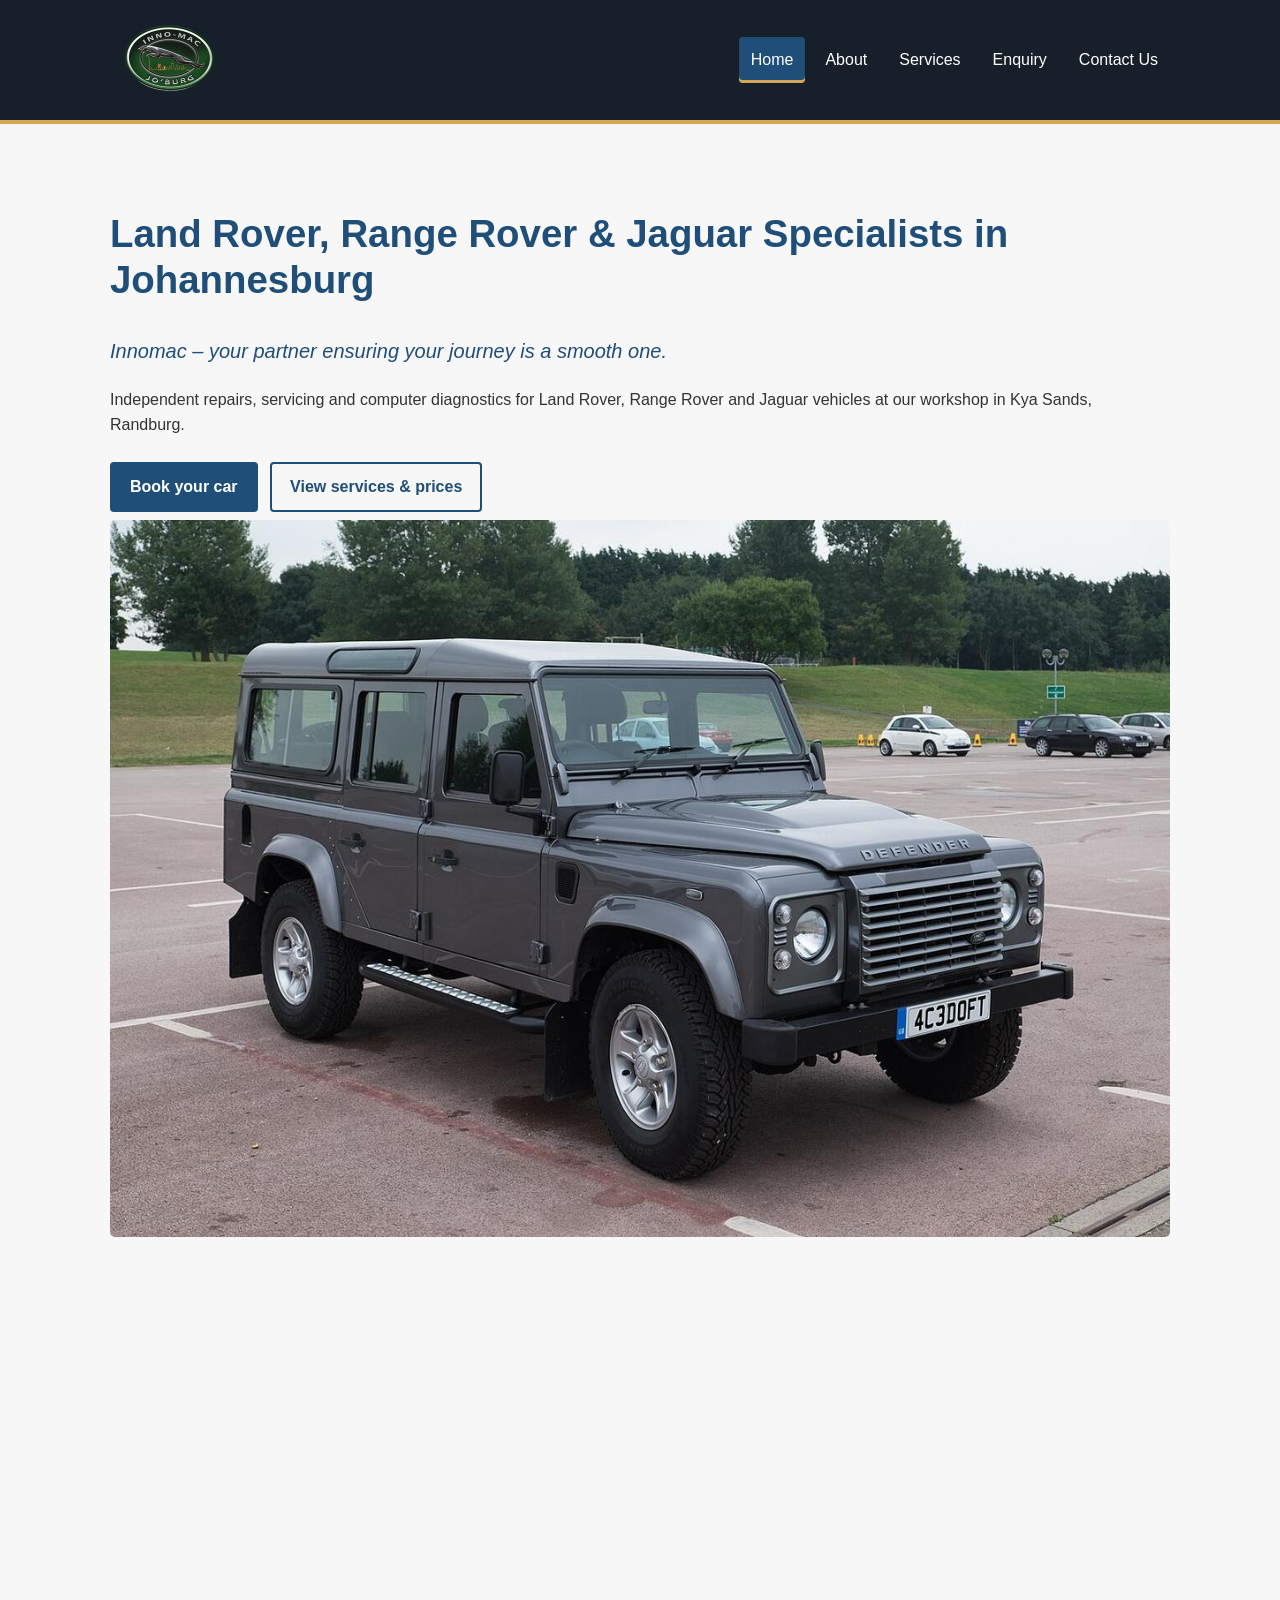
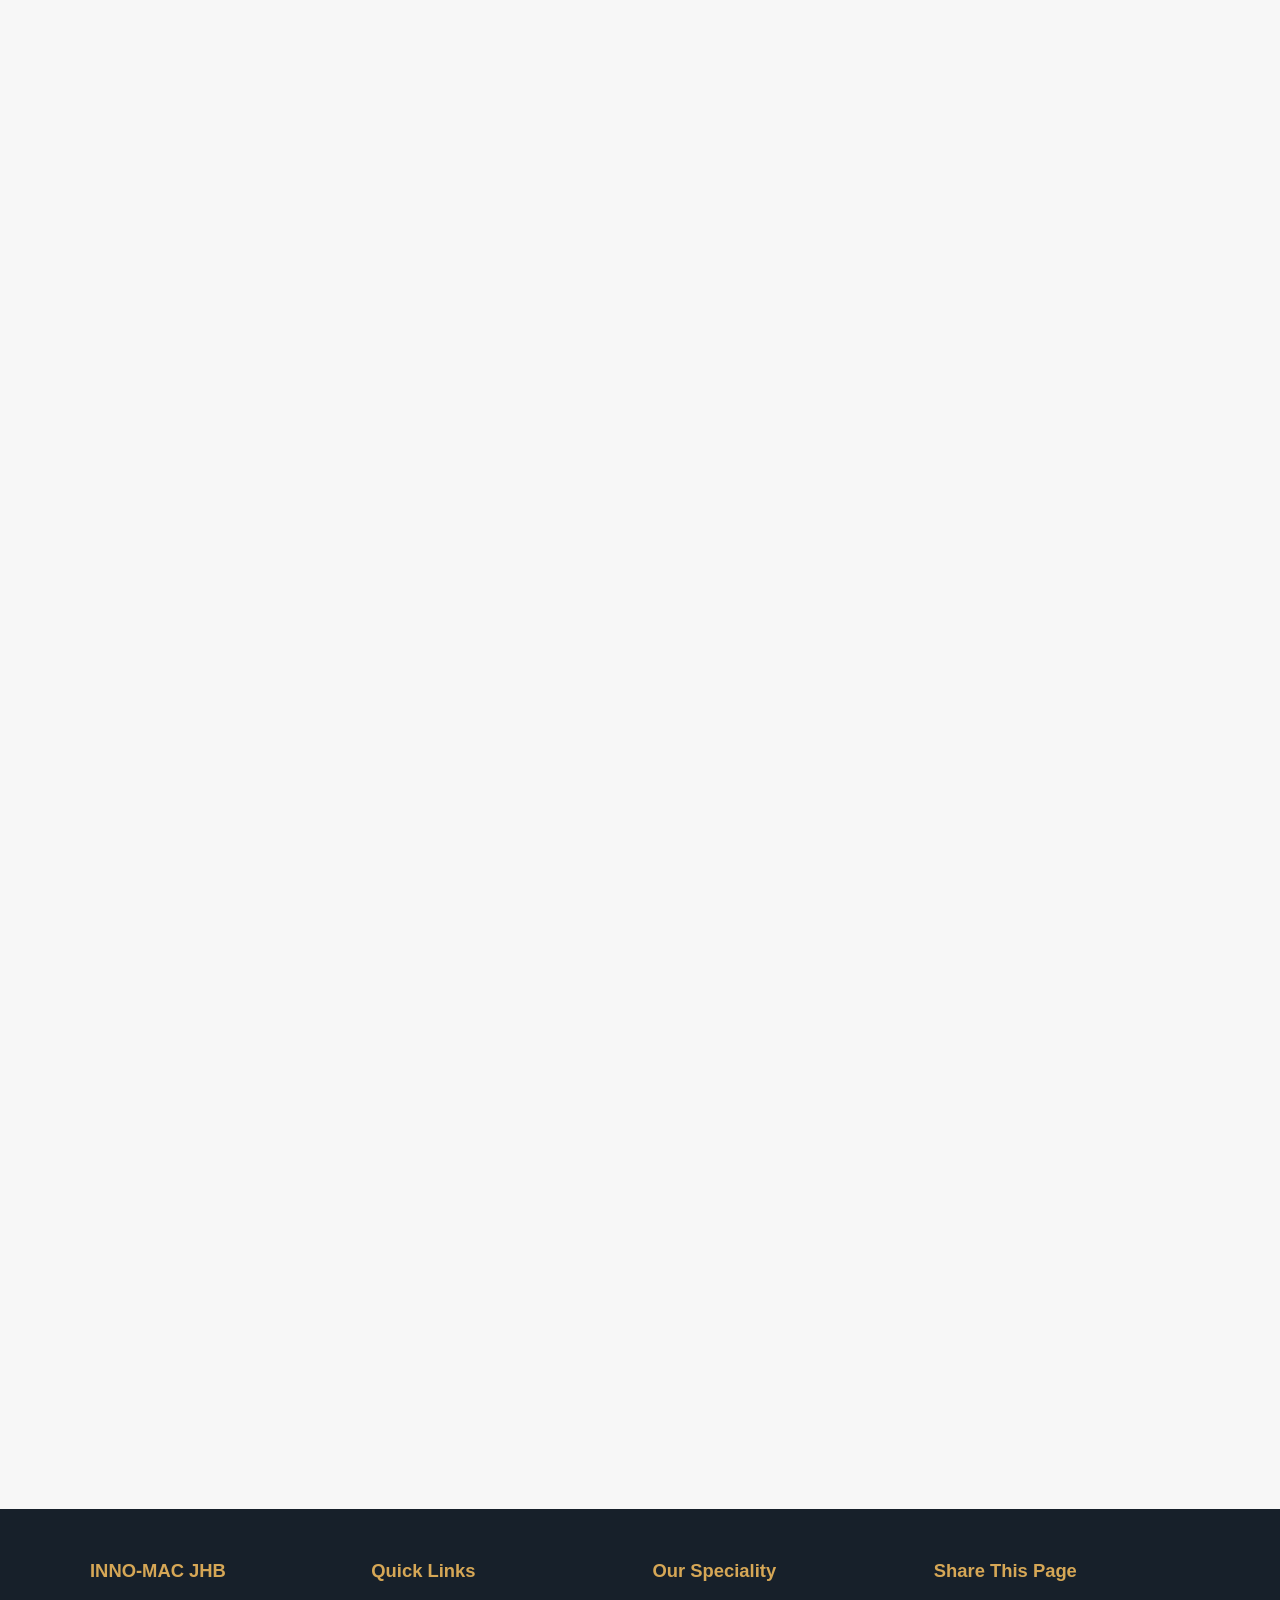
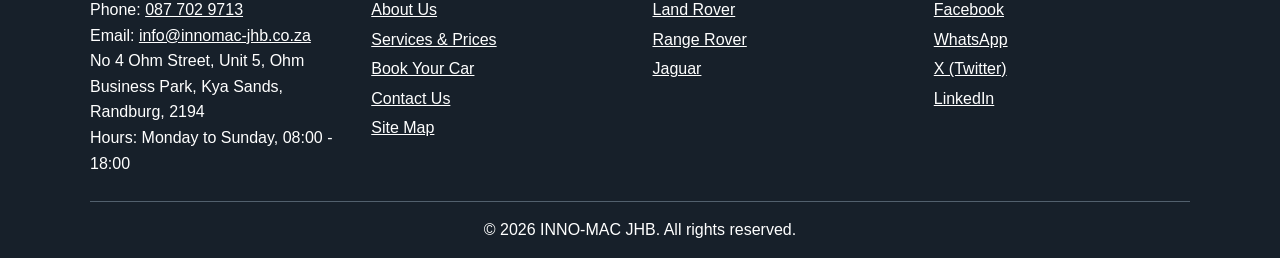
<file: index.html>
<!DOCTYPE html>
<html lang="en-ZA">
<head>
  <meta charset="UTF-8">
  <meta name="viewport" content="width=device-width, initial-scale=1.0">

  <!-- SEO: title and description shown in Google search results -->
  <title>Land Rover &amp; Jaguar Specialist Johannesburg | INNO-MAC JHB</title>
  <meta name="description" content="Independent Land Rover, Range Rover and Jaguar specialist in Kya Sands, Johannesburg. Expert repairs, servicing and diagnostics. Book your car online today.">
  <meta name="keywords" content="Land Rover specialist Johannesburg, Range Rover service Johannesburg, Jaguar repairs Johannesburg, Land Rover repairs Randburg, independent Land Rover workshop">
  <meta name="author" content="INNO-MAC JHB">
  <link rel="canonical" href="https://mmsmarts.github.io/WEDE_2nd-part/">

  <!-- Social media preview (Open Graph) when the page is shared -->
  <meta property="og:type" content="website">
  <meta property="og:site_name" content="INNO-MAC JHB">
  <meta property="og:title" content="Land Rover &amp; Jaguar Specialist Johannesburg | INNO-MAC JHB">
  <meta property="og:description" content="Independent Land Rover, Range Rover and Jaguar repairs, servicing and diagnostics in Kya Sands, Johannesburg.">
  <meta property="og:url" content="https://mmsmarts.github.io/WEDE_2nd-part/">
  <meta property="og:image" content="https://mmsmarts.github.io/WEDE_2nd-part/assets/images/hero-land-rover-defender.jpg">
  <meta property="og:locale" content="en_ZA">
  <meta name="twitter:card" content="summary_large_image">

  <!-- Security: only load files from this website and the trusted sites listed -->
  <meta http-equiv="Content-Security-Policy" content="default-src 'self'; script-src 'self' https://code.jquery.com https://unpkg.com; style-src 'self' https://unpkg.com; img-src 'self' data: https://unpkg.com https://tile.openstreetmap.org; connect-src 'self' https://jsonplaceholder.typicode.com; form-action 'self' https://jsonplaceholder.typicode.com mailto:; base-uri 'self'; object-src 'none'">
  <meta name="referrer" content="strict-origin-when-cross-origin">

  <link rel="icon" type="image/png" href="assets/images/favicon.png">
  <link rel="stylesheet" href="styles.css">

  <!-- JavaScript: "defer" downloads the files without slowing down the page -->
  <script src="js/main.js" defer></script>
  <script src="js/services.js" defer></script>

  <!-- Local SEO: business details in a format Google understands (structured data) -->
  <script type="application/ld+json">
  {
    "@context": "https://schema.org",
    "@type": "AutoRepair",
    "name": "INNO-MAC JHB",
    "description": "Independent Land Rover, Range Rover and Jaguar specialist workshop in Johannesburg.",
    "url": "https://mmsmarts.github.io/WEDE_2nd-part/",
    "logo": "https://mmsmarts.github.io/WEDE_2nd-part/assets/images/innomac-logo.png",
    "image": "https://mmsmarts.github.io/WEDE_2nd-part/assets/images/hero-land-rover-defender.jpg",
    "telephone": "+27877029713",
    "email": "info@innomac-jhb.co.za",
    "priceRange": "R450 - R6500",
    "address": {
      "@type": "PostalAddress",
      "streetAddress": "No 4 Ohm Street, Unit 5, Ohm Business Park, Kya Sands",
      "addressLocality": "Randburg",
      "addressRegion": "Gauteng",
      "postalCode": "2194",
      "addressCountry": "ZA"
    },
    "geo": {
      "@type": "GeoCoordinates",
      "latitude": -26.0260,
      "longitude": 27.9486
    },
    "openingHoursSpecification": [{
      "@type": "OpeningHoursSpecification",
      "dayOfWeek": ["Monday", "Tuesday", "Wednesday", "Thursday", "Friday", "Saturday", "Sunday"],
      "opens": "08:00",
      "closes": "18:00"
    }],
    "areaServed": ["Johannesburg", "Randburg", "Durban"]
  }
  </script>
</head>

<body>
  <a class="skip-link" href="#main">Skip to main content</a>

  <!-- ===================================================== -->
  <!-- HEADER: logo + main navigation                        -->
  <!-- ===================================================== -->
  <header>
    <div>
      <a href="index.html">
        <img src="assets/images/innomac-logo.png" width="120" height="100" alt="INNO-MAC JHB logo - go to the home page">
      </a>

      <!-- Menu button for small screens (main.js opens and closes the menu) -->
      <button class="menu-toggle" type="button" aria-expanded="false" aria-controls="main-nav">
        <span class="menu-icon" aria-hidden="true"></span> Menu
      </button>

      <nav id="main-nav" aria-label="Main navigation">
        <a href="index.html" aria-current="page">Home</a>
        <a href="about.html">About</a>
        <a href="services.html">Services</a>
        <a href="enquiry.html">Enquiry</a>
        <a href="contact.html">Contact Us</a>
      </nav>
    </div>
  </header>

  <!-- ===================================================== -->
  <!-- MAIN CONTENT                                          -->
  <!-- ===================================================== -->
  <main id="main">

    <!-- Hero section -->
    <section id="home" class="hero">
      <div>
        <h1>Land Rover, Range Rover &amp; Jaguar Specialists in Johannesburg</h1>
        <p class="tagline">Innomac &ndash; your partner ensuring your journey is a smooth one.</p>
        <p>
          Independent repairs, servicing and computer diagnostics for Land Rover, Range Rover and Jaguar
          vehicles at our workshop in Kya Sands, Randburg.
        </p>
        <a class="btn" href="enquiry.html">Book your car</a>
        <a class="btn btn-outline" href="services.html">View services &amp; prices</a>
        <img
          src="assets/images/hero-land-rover-defender.jpg"
          width="1200"
          height="812"
          alt="Land Rover Defender parked in front of the INNO-MAC JHB workshop"
          fetchpriority="high"
        >
      </div>
    </section>

    <!-- About section -->
    <section id="about">
      <div class="split">
        <img
          src="assets/images/about-workshop-mechanic.jpg"
          width="800"
          height="1199"
          alt="INNO-MAC technician repairing a vehicle in the Randburg workshop"
          loading="lazy"
        >
        <div>
          <h2>Your trusted Land Rover repair and maintenance centre</h2>
          <p>
            From routine maintenance to major repairs, our comprehensive auto services have got you covered.
            Our expert technicians provide oil changes, tyre rotations, engine tune-ups, transmission repairs
            and more. We will work with you to create a maintenance plan that suits your vehicle and your budget.
          </p>
          <p>
            Read more <a href="about.html">about our workshop and team</a>, or call us today on
            <a href="tel:+27877029713">(087) 702 9713</a>.
          </p>
          <a class="btn" href="enquiry.html">Book your service now</a>
        </div>
      </div>
    </section>

    <!-- Why partner with us -->
    <section>
      <div>
        <h2>Why partner with us?</h2>
        <p>
          We are Land Rover and Range Rover specialists with in-depth knowledge and expertise to keep your
          vehicle in top shape.
        </p>

        <div class="split">
          <ul>
            <li>
              <strong>Proven</strong> &ndash; Expert Land Rover and Range Rover aftersales specialists and trusted
              repair and maintenance experts.
            </li>
            <li>
              <strong>Accredited</strong> &ndash; 5-star accredited RMI workshop for expert repair and maintenance
              services.
            </li>
            <li>
              <strong>Diagnostics</strong> &ndash; Cutting-edge tools and the latest diagnostic technology for
              accurate fault finding.
            </li>
            <li>
              <strong>Mobile Unit</strong> &ndash; Expert technicians and fully equipped vehicles for on-location
              support at any moment.
            </li>
            <li>
              <strong>Transport Services</strong> &ndash; Courtesy vehicles available for your convenience, so your
              daily routine is not interrupted.
            </li>
            <li>
              <strong>Valet</strong> &ndash; Packages include exterior wash, interior valet, wheel cleaning and tyre
              dressing.
            </li>
          </ul>
          <img
            src="assets/images/workshop-parts-tools.jpg"
            width="1200"
            height="800"
            alt="Car parts and tools ready for a Land Rover maintenance session"
            loading="lazy"
          >
        </div>
      </div>
    </section>

    <!-- Diagnostics highlight -->
    <section>
      <div class="split">
        <div>
          <h2>Cutting-edge Land Rover and Jaguar diagnostics</h2>
          <p>
            Modern Land Rover and Jaguar vehicles need modern equipment. Our diagnostic tools help us find
            problems quickly and accurately, so we can fix the right thing the first time.
          </p>
          <p>
            Is a warning light on? Find out more about our
            <a href="services.html">computer diagnostics service</a>.
          </p>
        </div>
        <img
          src="assets/images/diagnostics-obd-scanner.jpg"
          width="1200"
          height="800"
          alt="OBD2 diagnostic scanner reading data from a Land Rover"
          loading="lazy"
        >
      </div>
    </section>

    <!-- Popular services: the cards are added by js/services.js -->
    <section id="popular-services">
      <div>
        <h2>Popular services</h2>
        <p>Our most-booked services. Prices are estimates and include VAT.</p>
        <div class="card-grid" id="popular-list"></div>
        <noscript>
          <p>Please turn on JavaScript to see our popular services.</p>
        </noscript>
        <a class="btn btn-outline" href="services.html">See all services and prices</a>
      </div>
    </section>

    <!-- Vehicles we service -->
    <section id="vehicles">
      <div>
        <h2>Servicing all Land Rover, Range Rover and Jaguar models</h2>

        <div class="card-grid">
          <article class="card">
            <img
              src="assets/images/thumbs/service-land-rover-discovery.jpg"
              width="600"
              height="400"
              alt="Land Rover Discovery"
              loading="lazy"
            >
            <h3>Land Rover series</h3>
            <p>Defender, Discovery and Range Rover.</p>
            <a href="services.html#vehicles">Land Rover models we service</a>
          </article>

          <article class="card">
            <img
              src="assets/images/thumbs/service-range-rover.jpg"
              width="600"
              height="380"
              alt="Range Rover"
              loading="lazy"
            >
            <h3>Range Rover series</h3>
            <p>Including Sport, Velar and Evoque.</p>
            <a href="services.html#vehicles">Range Rover models we service</a>
          </article>

          <article class="card">
            <img
              src="assets/images/thumbs/service-jaguar-f-type.jpg"
              width="600"
              height="291"
              alt="Jaguar F-Type"
              loading="lazy"
            >
            <h3>Jaguar series</h3>
            <p>Including XE, XF, XJ, E-Pace and F-Type.</p>
            <a href="services.html#vehicles">Jaguar models we service</a>
          </article>
        </div>
      </div>
    </section>

    <!-- Call to action -->
    <section id="contact">
      <h2>Independent Land Rover &amp; Range Rover Specialists</h2>
      <p>
        Precision repairs and maintenance, driven by passion and a commitment to excellence.
      </p>
      <a class="btn" href="enquiry.html">Book your car online</a>
      <a class="btn btn-outline" href="tel:+27877029713">Call (087) 702 9713</a>
    </section>

  </main>

  <!-- ===================================================== -->
  <!-- FOOTER: contact details, links and copyright          -->
  <!-- ===================================================== -->
  <footer>
    <div>

      <!-- Contact details (exactly the same on every page - helps local SEO) -->
      <div>
        <h2>INNO-MAC JHB</h2>
        <address>
          Phone: <a href="tel:+27877029713">087 702 9713</a><br>
          Email: <a href="mailto:info@innomac-jhb.co.za">info@innomac-jhb.co.za</a><br>
          No 4 Ohm Street, Unit 5, Ohm Business Park, Kya Sands, Randburg, 2194<br>
          Hours: Monday to Sunday, 08:00 - 18:00
        </address>
      </div>

      <!-- Quick links -->
      <div>
        <h2>Quick Links</h2>
        <ul>
          <li><a href="about.html">About Us</a></li>
          <li><a href="services.html">Services &amp; Prices</a></li>
          <li><a href="enquiry.html">Book Your Car</a></li>
          <li><a href="contact.html">Contact Us</a></li>
          <li><a href="sitemap.html">Site Map</a></li>
        </ul>
      </div>

      <!-- Speciality -->
      <div>
        <h2>Our Speciality</h2>
        <ul>
          <li><a href="services.html#vehicles">Land Rover</a></li>
          <li><a href="services.html#vehicles">Range Rover</a></li>
          <li><a href="services.html#vehicles">Jaguar</a></li>
        </ul>
      </div>

      <!-- Share this page on social media (main.js adds the page address to each link) -->
      <div>
        <h2>Share This Page</h2>
        <ul>
          <li><a href="https://www.facebook.com/" data-share="facebook" target="_blank" rel="noopener noreferrer">Facebook</a></li>
          <li><a href="https://www.whatsapp.com/" data-share="whatsapp" target="_blank" rel="noopener noreferrer">WhatsApp</a></li>
          <li><a href="https://x.com/" data-share="x" target="_blank" rel="noopener noreferrer">X (Twitter)</a></li>
          <li><a href="https://www.linkedin.com/" data-share="linkedin" target="_blank" rel="noopener noreferrer">LinkedIn</a></li>
        </ul>
      </div>

    </div>

    <p>&copy; <span id="copyright-year">2026</span> INNO-MAC JHB. All rights reserved.</p>
  </footer>

</body>
</html>
</file>
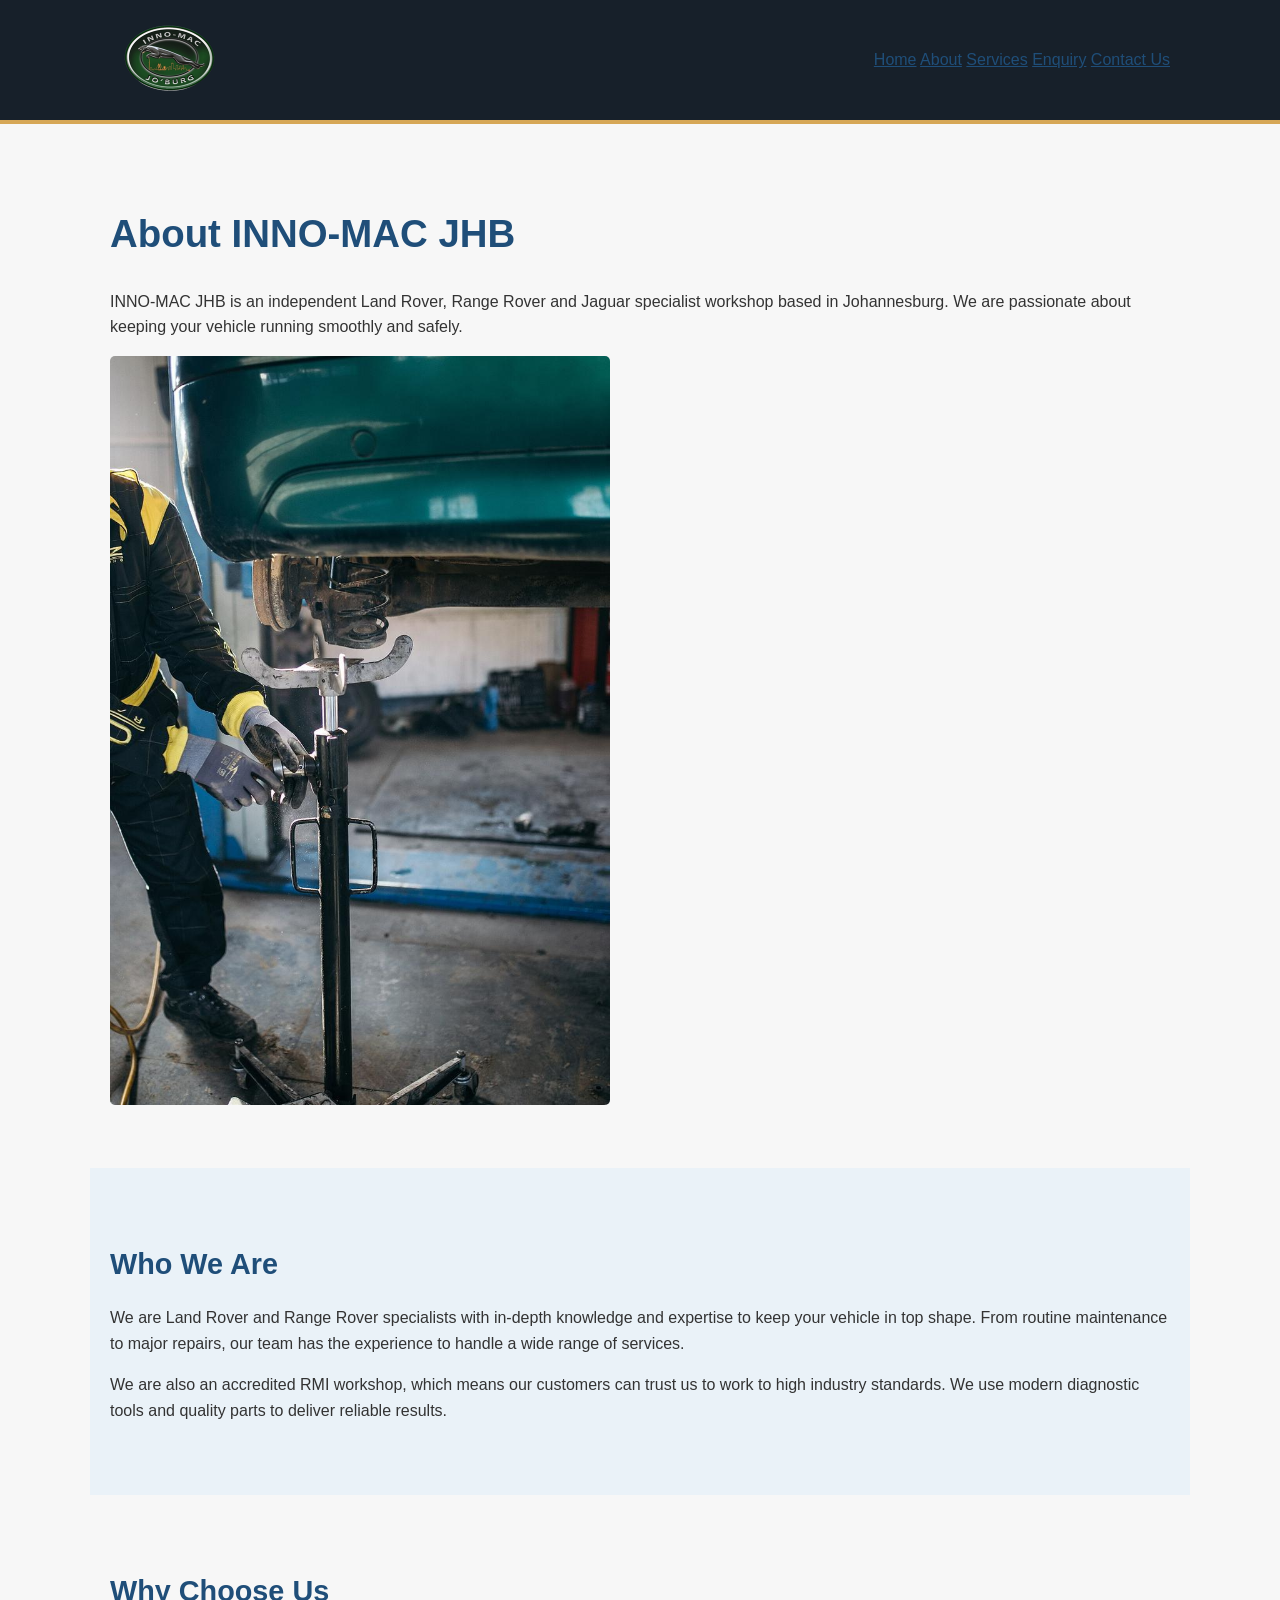
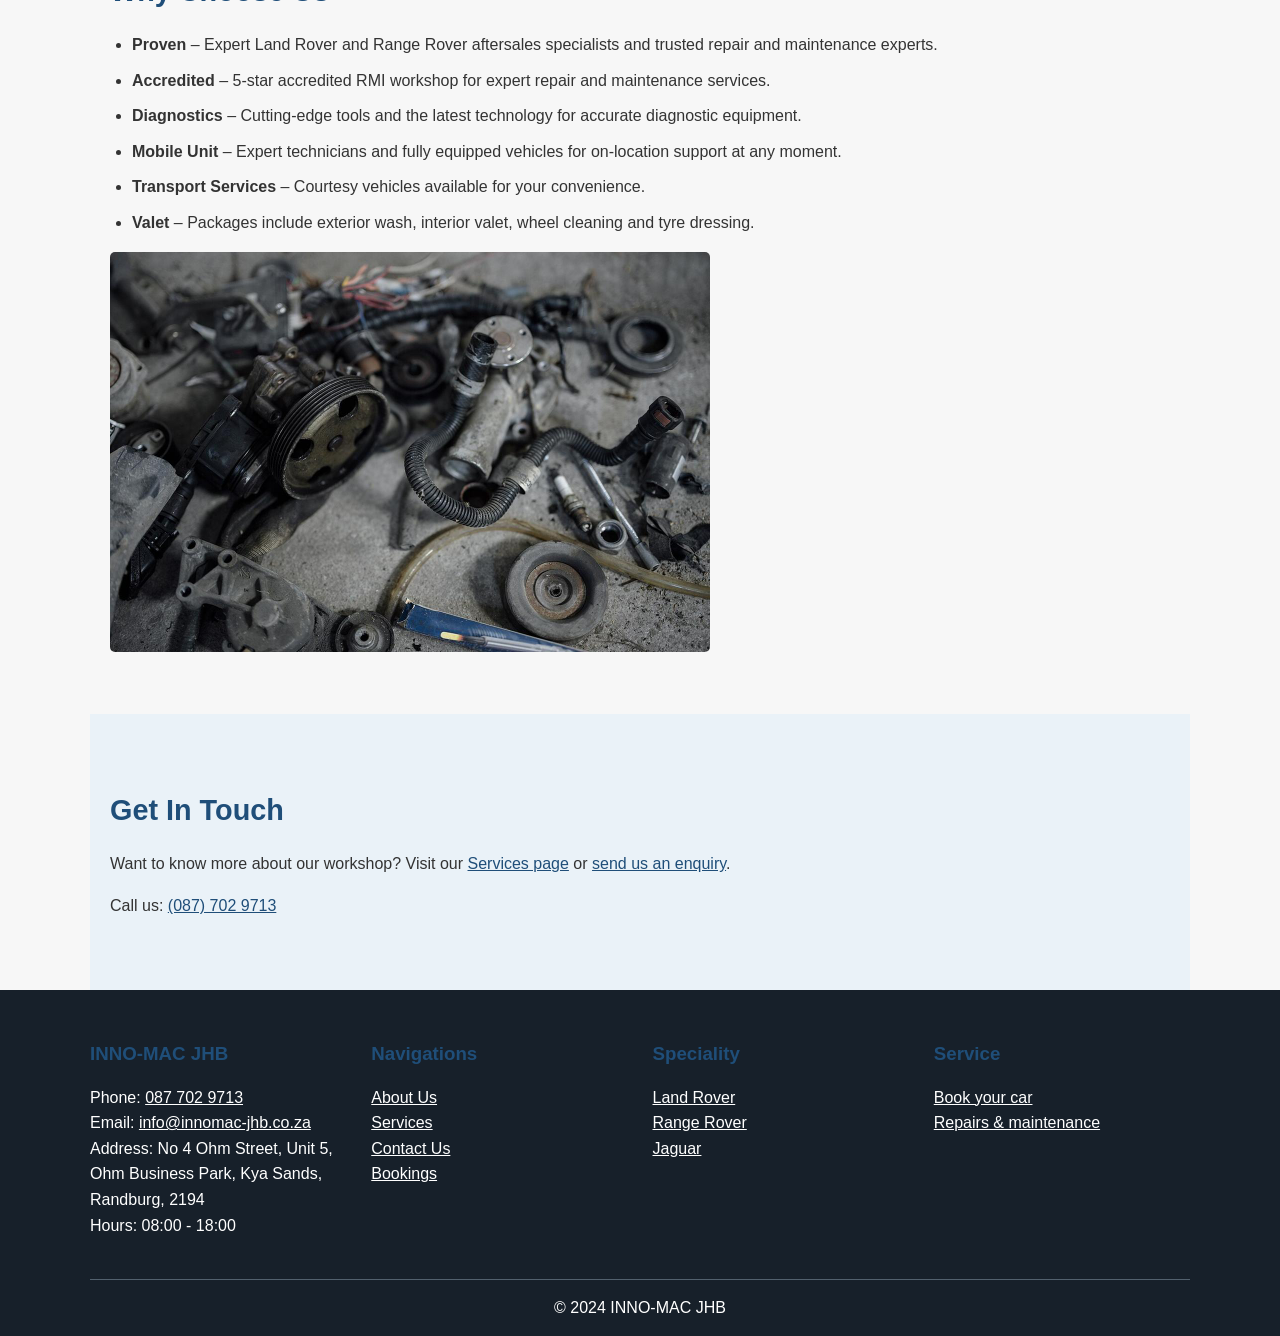
<file: About.html>
<!DOCTYPE html>
<html lang="en">
<head>
  <meta charset="UTF-8">
  <meta name="viewport" content="width=device-width, initial-scale=1.0">
  <link rel="stylesheet" href="styles.css">
  <title>About Us – INNO-MAC JHB</title>
</head>

<body>
  <header>
    <div>
      <a href="index.html">
        <img src="assets/images/innomac-logo.png" width="120" height="100" alt="INNO-MAC JHB logo">
      </a>

      <nav>
        <a href="index.html">Home</a>
        <a href="About.html">About</a>
        <a href="Services.html">Services</a>
        <a href="Enquiry.html">Enquiry</a>
        <a href="Contact%20Us.html">Contact Us</a>
      </nav>
    </div>
  </header>

  <!-- ===================================================== -->
  <!-- MAIN CONTENT                                          -->
  <!-- ===================================================== -->
  <main>

    <section>
      <h1>About INNO-MAC JHB</h1>
      <p>
        INNO-MAC JHB is an independent Land Rover, Range Rover and Jaguar specialist workshop based in
        Johannesburg. We are passionate about keeping your vehicle running smoothly and safely.
      </p>

      <img
        src="assets/images/about-workshop-mechanic.jpg"
        width="500"
        height="749"
        alt="Technician repairing a car in the workshop"
      >
    </section>

    <section>
      <h2>Who We Are</h2>
      <p>
        We are Land Rover and Range Rover specialists with in-depth knowledge and expertise to keep your
        vehicle in top shape. From routine maintenance to major repairs, our team has the experience to
        handle a wide range of services.
      </p>
      <p>
        We are also an accredited RMI workshop, which means our customers can trust us to work to high
        industry standards. We use modern diagnostic tools and quality parts to deliver reliable results.
      </p>
    </section>

    <section>
      <h2>Why Choose Us</h2>
      <ul>
        <li>
          <strong>Proven</strong> – Expert Land Rover and Range Rover aftersales specialists and trusted
          repair and maintenance experts.
        </li>
        <li>
          <strong>Accredited</strong> – 5-star accredited RMI workshop for expert repair and maintenance
          services.
        </li>
        <li>
          <strong>Diagnostics</strong> – Cutting-edge tools and the latest technology for accurate
          diagnostic equipment.
        </li>
        <li>
          <strong>Mobile Unit</strong> – Expert technicians and fully equipped vehicles for on-location
          support at any moment.
        </li>
        <li>
          <strong>Transport Services</strong> – Courtesy vehicles available for your convenience.
        </li>
        <li>
          <strong>Valet</strong> – Packages include exterior wash, interior valet, wheel cleaning and
          tyre dressing.
        </li>
      </ul>

      <img
        src="assets/images/workshop-parts-tools.jpg"
        width="600"
        height="400"
        alt="Car parts and tools ready for a maintenance session"
      >
    </section>

    <section>
      <h2>Get In Touch</h2>
      <p>
        Want to know more about our workshop? Visit our
        <a href="Services.html">Services page</a> or
        <a href="Enquiry.html">send us an enquiry</a>.
      </p>
      <p>
        Call us: <a href="tel:0877029713">(087) 702 9713</a>
      </p>
    </section>

  </main>

  <!-- ===================================================== -->
  <!-- FOOTER: contact details, links and copyright          -->
  <!-- ===================================================== -->
  <footer>
    <div>

      <!-- Contact details -->
      <div>
        <h3>INNO-MAC JHB</h3>
        <p>
          Phone: <a href="tel:0877029713">087 702 9713</a><br>
          Email: <a href="mailto:info@innomac-jhb.co.za">info@innomac-jhb.co.za</a><br>
          Address: No 4 Ohm Street, Unit 5, Ohm Business Park, Kya Sands, Randburg, 2194<br>
          Hours: 08:00 - 18:00
        </p>
      </div>

      <!-- Navigation links -->
      <div>
        <h3>Navigations</h3>
        <p>
          <a href="About.html">About Us</a><br>
          <a href="Services.html">Services</a><br>
          <a href="Contact%20Us.html">Contact Us</a><br>
          <a href="Enquiry.html">Bookings</a>
        </p>
      </div>

      <!-- Speciality -->
      <div>
        <h3>Speciality</h3>
        <p>
          <a href="Services.html">Land Rover</a><br>
          <a href="Services.html">Range Rover</a><br>
          <a href="Services.html">Jaguar</a>
        </p>
      </div>

      <!-- Services -->
      <div>
        <h3>Service</h3>
        <p>
          <a href="Enquiry.html">Book your car</a><br>
          <a href="Services.html">Repairs &amp; maintenance</a>
        </p>
      </div>

    </div>

    <p>&copy; 2024 INNO-MAC JHB</p>
  </footer>

</body>
</html>
</file>
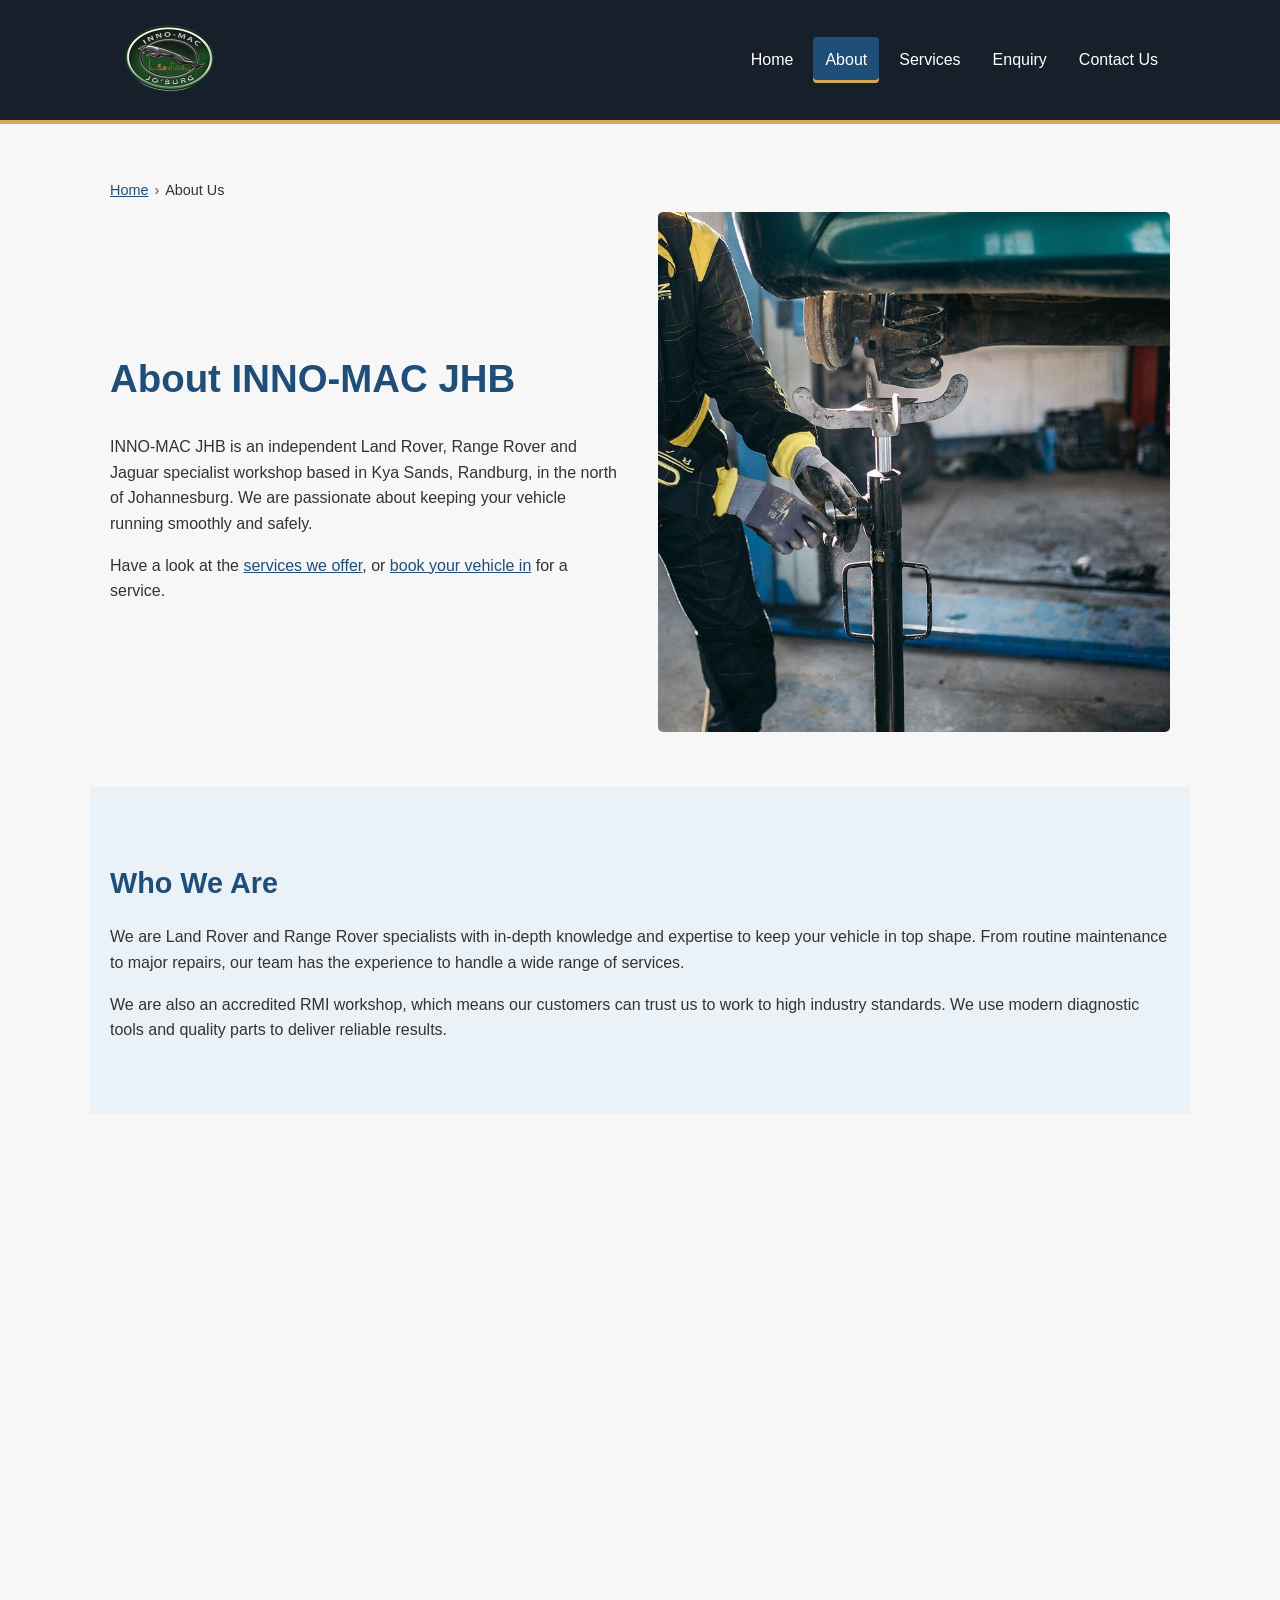
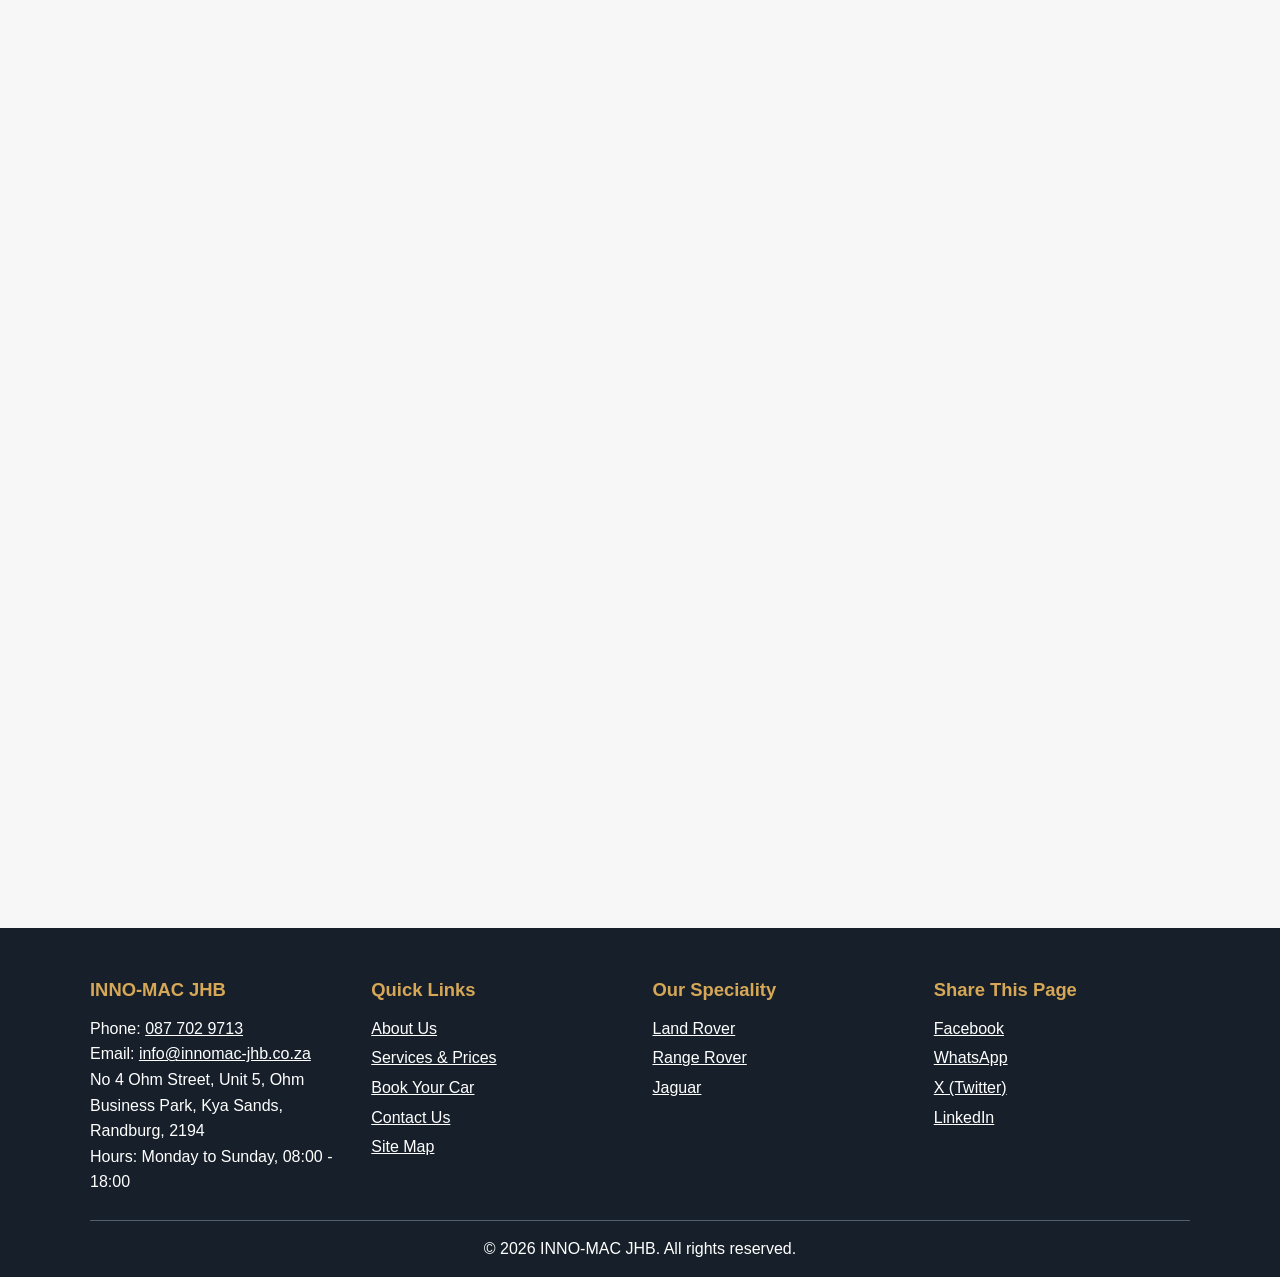
<file: about.html>
<!DOCTYPE html>
<html lang="en-ZA">
<head>
  <meta charset="UTF-8">
  <meta name="viewport" content="width=device-width, initial-scale=1.0">

  <!-- SEO: title and description shown in Google search results -->
  <title>About Our Land Rover Workshop in Randburg | INNO-MAC JHB</title>
  <meta name="description" content="Meet INNO-MAC JHB, an RMI-accredited independent Land Rover and Jaguar workshop in Kya Sands, Randburg, with expert technicians and modern diagnostic tools.">
  <meta name="keywords" content="Land Rover workshop Randburg, RMI accredited workshop Johannesburg, Land Rover specialist Kya Sands, independent Jaguar workshop">
  <meta name="author" content="INNO-MAC JHB">
  <link rel="canonical" href="https://mmsmarts.github.io/WEDE_2nd-part/about.html">

  <!-- Social media preview (Open Graph) when the page is shared -->
  <meta property="og:type" content="website">
  <meta property="og:site_name" content="INNO-MAC JHB">
  <meta property="og:title" content="About Our Land Rover Workshop in Randburg | INNO-MAC JHB">
  <meta property="og:description" content="An RMI-accredited independent Land Rover and Jaguar workshop in Kya Sands, Randburg.">
  <meta property="og:url" content="https://mmsmarts.github.io/WEDE_2nd-part/about.html">
  <meta property="og:image" content="https://mmsmarts.github.io/WEDE_2nd-part/assets/images/about-workshop-mechanic.jpg">
  <meta property="og:locale" content="en_ZA">
  <meta name="twitter:card" content="summary_large_image">

  <!-- Security: only load files from this website and the trusted sites listed -->
  <meta http-equiv="Content-Security-Policy" content="default-src 'self'; script-src 'self' https://code.jquery.com https://unpkg.com; style-src 'self' https://unpkg.com; img-src 'self' data: https://unpkg.com https://tile.openstreetmap.org; connect-src 'self' https://jsonplaceholder.typicode.com; form-action 'self' https://jsonplaceholder.typicode.com mailto:; base-uri 'self'; object-src 'none'">
  <meta name="referrer" content="strict-origin-when-cross-origin">

  <link rel="icon" type="image/png" href="assets/images/favicon.png">
  <link rel="stylesheet" href="styles.css">

  <!-- JavaScript: "defer" downloads the files without slowing down the page -->
  <script src="js/main.js" defer></script>
  <script src="js/gallery.js" defer></script>
</head>

<body>
  <a class="skip-link" href="#main">Skip to main content</a>

  <!-- ===================================================== -->
  <!-- HEADER: logo + main navigation                        -->
  <!-- ===================================================== -->
  <header>
    <div>
      <a href="index.html">
        <img src="assets/images/innomac-logo.png" width="120" height="100" alt="INNO-MAC JHB logo - go to the home page">
      </a>

      <!-- Menu button for small screens (main.js opens and closes the menu) -->
      <button class="menu-toggle" type="button" aria-expanded="false" aria-controls="main-nav">
        <span class="menu-icon" aria-hidden="true"></span> Menu
      </button>

      <nav id="main-nav" aria-label="Main navigation">
        <a href="index.html">Home</a>
        <a href="about.html" aria-current="page">About</a>
        <a href="services.html">Services</a>
        <a href="enquiry.html">Enquiry</a>
        <a href="contact.html">Contact Us</a>
      </nav>
    </div>
  </header>

  <!-- ===================================================== -->
  <!-- MAIN CONTENT                                          -->
  <!-- ===================================================== -->
  <main id="main">

    <section>
      <nav class="breadcrumb" aria-label="Breadcrumb">
        <ol>
          <li><a href="index.html">Home</a></li>
          <li aria-current="page">About Us</li>
        </ol>
      </nav>

      <div class="split">
        <div>
          <h1>About INNO-MAC JHB</h1>
          <p>
            INNO-MAC JHB is an independent Land Rover, Range Rover and Jaguar specialist workshop based in
            Kya Sands, Randburg, in the north of Johannesburg. We are passionate about keeping your vehicle
            running smoothly and safely.
          </p>
          <p>
            Have a look at the <a href="services.html">services we offer</a>, or
            <a href="enquiry.html">book your vehicle in</a> for a service.
          </p>
        </div>
        <img
          src="assets/images/about-workshop-mechanic.jpg"
          width="800"
          height="1199"
          alt="INNO-MAC technician repairing a vehicle in the Randburg workshop"
        >
      </div>
    </section>

    <section>
      <h2>Who We Are</h2>
      <p>
        We are Land Rover and Range Rover specialists with in-depth knowledge and expertise to keep your
        vehicle in top shape. From routine maintenance to major repairs, our team has the experience to
        handle a wide range of services.
      </p>
      <p>
        We are also an accredited RMI workshop, which means our customers can trust us to work to high
        industry standards. We use modern diagnostic tools and quality parts to deliver reliable results.
      </p>
    </section>

    <section>
      <div class="split">
        <div>
          <h2>Why Choose Us</h2>
          <ul>
            <li>
              <strong>Proven</strong> &ndash; Expert Land Rover and Range Rover aftersales specialists and trusted
              repair and maintenance experts.
            </li>
            <li>
              <strong>Accredited</strong> &ndash; 5-star accredited RMI workshop for expert repair and maintenance
              services.
            </li>
            <li>
              <strong>Diagnostics</strong> &ndash; Cutting-edge tools and the latest diagnostic technology for
              accurate fault finding.
            </li>
            <li>
              <strong>Mobile Unit</strong> &ndash; Expert technicians and fully equipped vehicles for on-location
              support at any moment.
            </li>
            <li>
              <strong>Transport Services</strong> &ndash; Courtesy vehicles available for your convenience.
            </li>
            <li>
              <strong>Valet</strong> &ndash; Packages include exterior wash, interior valet, wheel cleaning and
              tyre dressing.
            </li>
          </ul>
        </div>
        <img
          src="assets/images/workshop-parts-tools.jpg"
          width="1200"
          height="800"
          alt="Car parts and tools ready for a Land Rover maintenance session"
          loading="lazy"
        >
      </div>
    </section>

    <!-- Photo gallery: js/gallery.js opens each photo in a lightbox -->
    <section id="gallery">
      <h2>Inside Our Workshop</h2>
      <p>Click on a photo to see it in a larger view.</p>

      <div class="gallery">
        <a href="assets/images/hero-land-rover-defender.jpg">
          <img src="assets/images/thumbs/hero-land-rover-defender.jpg" width="600" height="406"
               alt="Land Rover Defender parked outside the workshop" loading="lazy">
        </a>
        <a href="assets/images/about-workshop-mechanic.jpg">
          <img src="assets/images/thumbs/about-workshop-mechanic.jpg" width="600" height="899"
               alt="Technician working underneath a vehicle" loading="lazy">
        </a>
        <a href="assets/images/workshop-parts-tools.jpg">
          <img src="assets/images/thumbs/workshop-parts-tools.jpg" width="600" height="400"
               alt="Engine parts and tools on the workbench" loading="lazy">
        </a>
        <a href="assets/images/diagnostics-obd-scanner.jpg">
          <img src="assets/images/thumbs/diagnostics-obd-scanner.jpg" width="600" height="400"
               alt="OBD2 diagnostic scanner used to find faults" loading="lazy">
        </a>
        <a href="assets/images/service-land-rover-discovery.jpg">
          <img src="assets/images/thumbs/service-land-rover-discovery.jpg" width="600" height="400"
               alt="Land Rover Discovery in for a service" loading="lazy">
        </a>
        <a href="assets/images/service-range-rover.jpg">
          <img src="assets/images/thumbs/service-range-rover.jpg" width="600" height="380"
               alt="Range Rover ready for collection" loading="lazy">
        </a>
        <a href="assets/images/service-jaguar-f-type.jpg">
          <img src="assets/images/thumbs/service-jaguar-f-type.jpg" width="600" height="291"
               alt="Jaguar F-Type after a valet" loading="lazy">
        </a>
      </div>
    </section>

    <section>
      <h2>Get In Touch</h2>
      <p>
        Want to know more about our workshop? Visit our
        <a href="services.html">Services page</a>,
        <a href="enquiry.html">send us an enquiry</a> or
        <a href="contact.html">find us on the map</a>.
      </p>
      <a class="btn" href="enquiry.html">Book your car</a>
      <a class="btn btn-outline" href="tel:+27877029713">Call (087) 702 9713</a>
    </section>

  </main>

  <!-- ===================================================== -->
  <!-- FOOTER: contact details, links and copyright          -->
  <!-- ===================================================== -->
  <footer>
    <div>

      <!-- Contact details (exactly the same on every page - helps local SEO) -->
      <div>
        <h2>INNO-MAC JHB</h2>
        <address>
          Phone: <a href="tel:+27877029713">087 702 9713</a><br>
          Email: <a href="mailto:info@innomac-jhb.co.za">info@innomac-jhb.co.za</a><br>
          No 4 Ohm Street, Unit 5, Ohm Business Park, Kya Sands, Randburg, 2194<br>
          Hours: Monday to Sunday, 08:00 - 18:00
        </address>
      </div>

      <!-- Quick links -->
      <div>
        <h2>Quick Links</h2>
        <ul>
          <li><a href="about.html">About Us</a></li>
          <li><a href="services.html">Services &amp; Prices</a></li>
          <li><a href="enquiry.html">Book Your Car</a></li>
          <li><a href="contact.html">Contact Us</a></li>
          <li><a href="sitemap.html">Site Map</a></li>
        </ul>
      </div>

      <!-- Speciality -->
      <div>
        <h2>Our Speciality</h2>
        <ul>
          <li><a href="services.html#vehicles">Land Rover</a></li>
          <li><a href="services.html#vehicles">Range Rover</a></li>
          <li><a href="services.html#vehicles">Jaguar</a></li>
        </ul>
      </div>

      <!-- Share this page on social media (main.js adds the page address to each link) -->
      <div>
        <h2>Share This Page</h2>
        <ul>
          <li><a href="https://www.facebook.com/" data-share="facebook" target="_blank" rel="noopener noreferrer">Facebook</a></li>
          <li><a href="https://www.whatsapp.com/" data-share="whatsapp" target="_blank" rel="noopener noreferrer">WhatsApp</a></li>
          <li><a href="https://x.com/" data-share="x" target="_blank" rel="noopener noreferrer">X (Twitter)</a></li>
          <li><a href="https://www.linkedin.com/" data-share="linkedin" target="_blank" rel="noopener noreferrer">LinkedIn</a></li>
        </ul>
      </div>

    </div>

    <p>&copy; <span id="copyright-year">2026</span> INNO-MAC JHB. All rights reserved.</p>
  </footer>

</body>
</html>
</file>
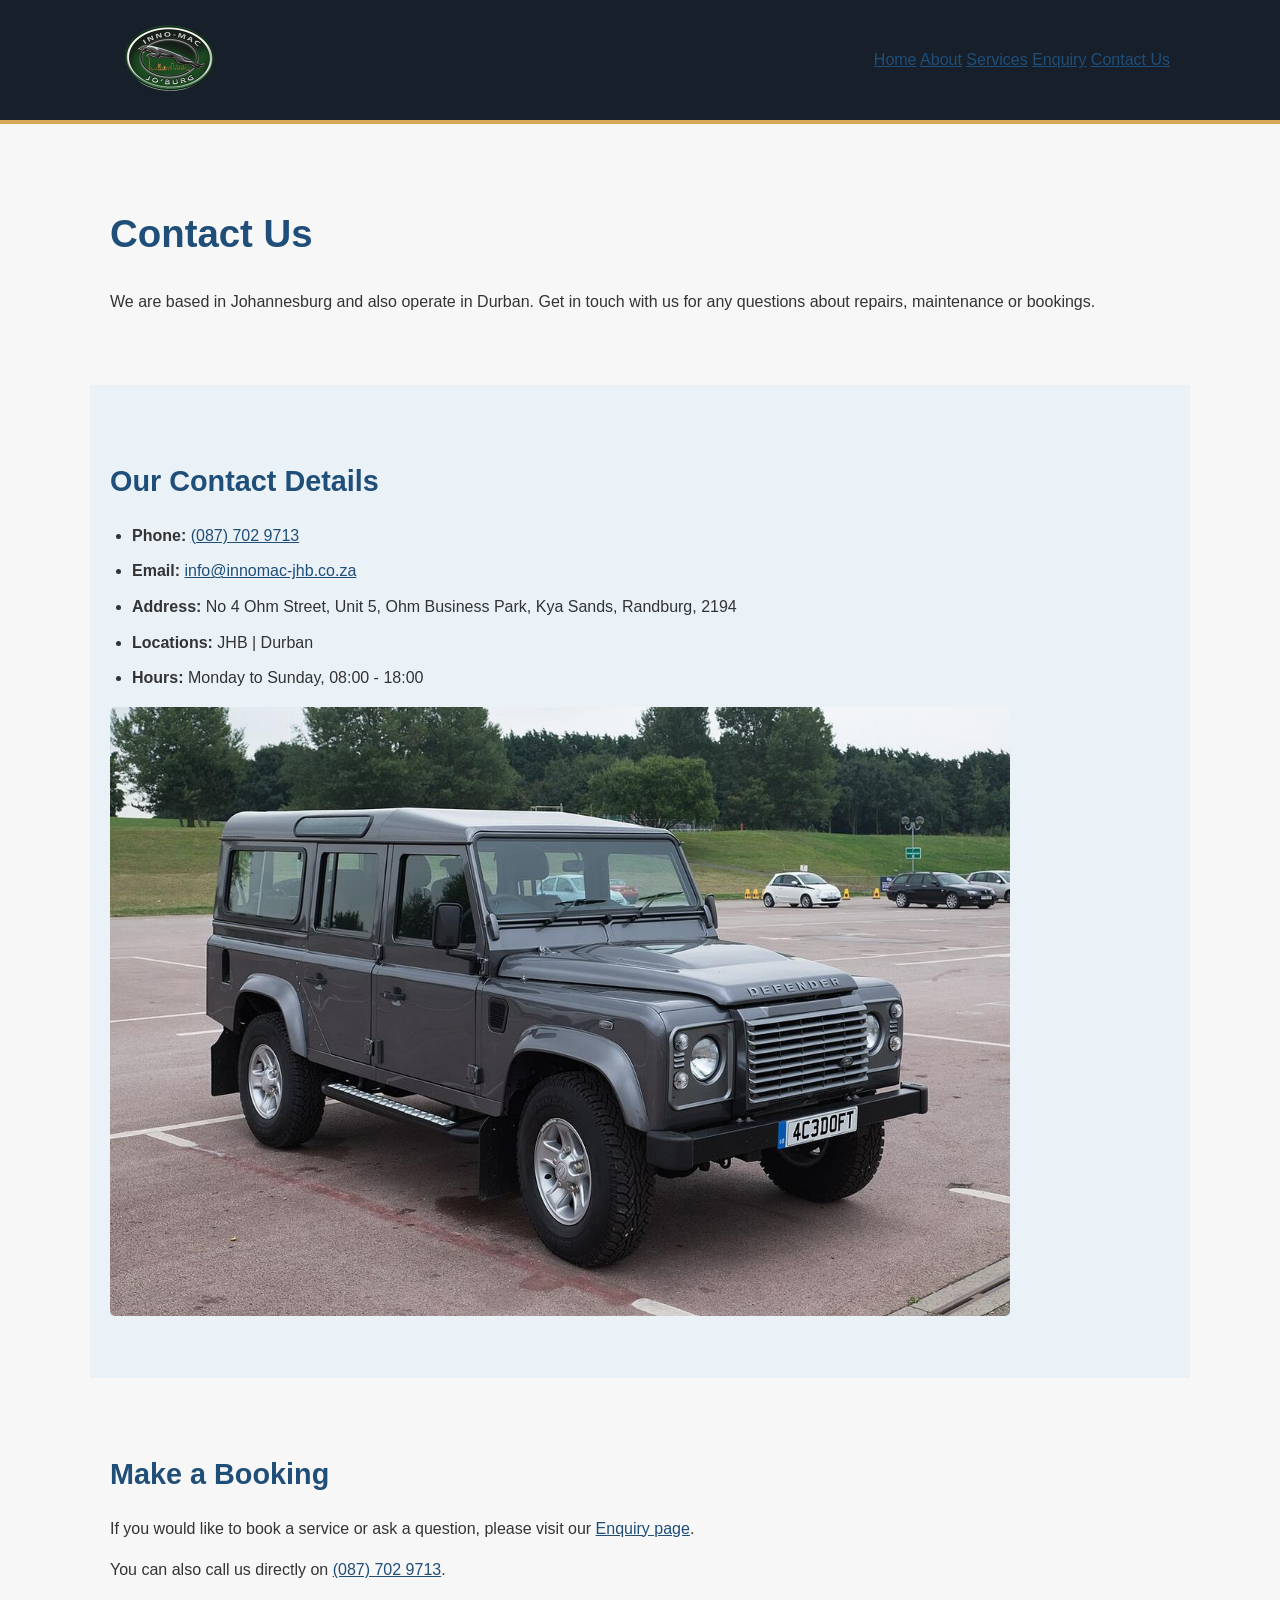
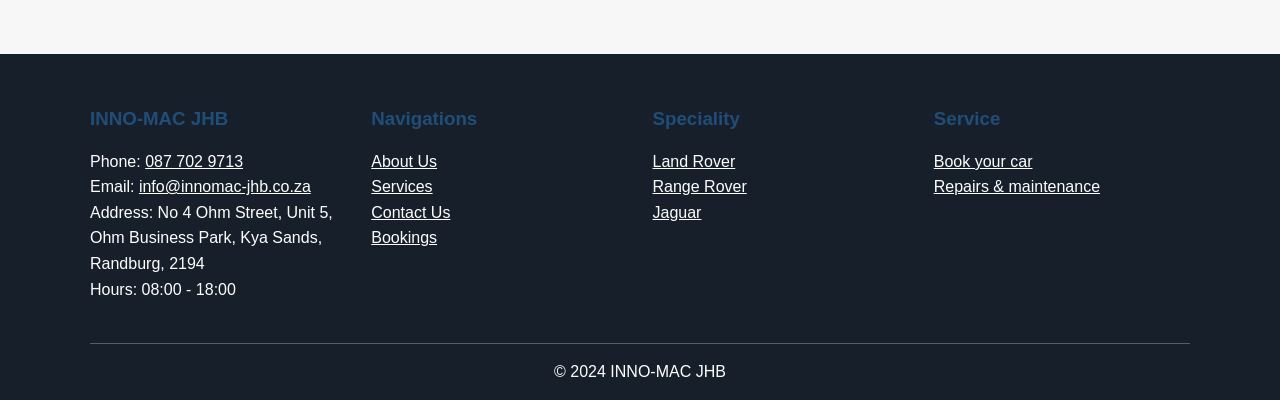
<file: Contact Us.html>
<!DOCTYPE html>
<html lang="en">
<head>
  <meta charset="UTF-8">
  <meta name="viewport" content="width=device-width, initial-scale=1.0">
  <link rel="stylesheet" href="styles.css">
  <title>Contact Us – INNO-MAC JHB</title>
</head>

<body>

  <!-- ===================================================== -->
  <!-- HEADER: logo + main navigation                        -->
  <!-- ===================================================== -->
  <header>
    <div>
      <a href="index.html">
        <img src="assets/images/innomac-logo.png" width="120" height="100" alt="INNO-MAC JHB logo">
      </a>

      <nav>
        <a href="index.html">Home</a>
        <a href="About.html">About</a>
        <a href="Services.html">Services</a>
        <a href="Enquiry.html">Enquiry</a>
        <a href="Contact%20Us.html">Contact Us</a>
      </nav>
    </div>
  </header>

  <!-- ===================================================== -->
  <!-- MAIN CONTENT                                          -->
  <!-- ===================================================== -->
  <main>

    <section>
      <h1>Contact Us</h1>
      <p>
        We are based in Johannesburg and also operate in Durban. Get in touch with us for any questions
        about repairs, maintenance or bookings.
      </p>
    </section>

    <section>
      <h2>Our Contact Details</h2>
      <ul>
        <li>
          <strong>Phone:</strong> <a href="tel:0877029713">(087) 702 9713</a>
        </li>
        <li>
          <strong>Email:</strong> <a href="mailto:info@innomac-jhb.co.za">info@innomac-jhb.co.za</a>
        </li>
        <li>
          <strong>Address:</strong> No 4 Ohm Street, Unit 5, Ohm Business Park, Kya Sands, Randburg, 2194
        </li>
        <li>
          <strong>Locations:</strong> JHB | Durban
        </li>
        <li>
          <strong>Hours:</strong> Monday to Sunday, 08:00 - 18:00
        </li>
      </ul>

      <img
        src="assets/images/hero-land-rover-defender.jpg"
        width="900"
        height="609"
        alt="Land Rover Defender parked in front of the workshop"
      >
    </section>

    <section>
      <h2>Make a Booking</h2>
      <p>
        If you would like to book a service or ask a question, please visit our
        <a href="Enquiry.html">Enquiry page</a>.
      </p>
      <p>
        You can also call us directly on <a href="tel:0877029713">(087) 702 9713</a>.
      </p>
    </section>

  </main>

  <!-- ===================================================== -->
  <!-- FOOTER: contact details, links and copyright          -->
  <!-- ===================================================== -->
  <footer>
    <div>

      <!-- Contact details -->
      <div>
        <h3>INNO-MAC JHB</h3>
        <p>
          Phone: <a href="tel:0877029713">087 702 9713</a><br>
          Email: <a href="mailto:info@innomac-jhb.co.za">info@innomac-jhb.co.za</a><br>
          Address: No 4 Ohm Street, Unit 5, Ohm Business Park, Kya Sands, Randburg, 2194<br>
          Hours: 08:00 - 18:00
        </p>
      </div>

      <!-- Navigation links -->
      <div>
        <h3>Navigations</h3>
        <p>
          <a href="About.html">About Us</a><br>
          <a href="Services.html">Services</a><br>
          <a href="Contact%20Us.html">Contact Us</a><br>
          <a href="Enquiry.html">Bookings</a>
        </p>
      </div>

      <!-- Speciality -->
      <div>
        <h3>Speciality</h3>
        <p>
          <a href="Services.html">Land Rover</a><br>
          <a href="Services.html">Range Rover</a><br>
          <a href="Services.html">Jaguar</a>
        </p>
      </div>

      <!-- Services -->
      <div>
        <h3>Service</h3>
        <p>
          <a href="Enquiry.html">Book your car</a><br>
          <a href="Services.html">Repairs &amp; maintenance</a>
        </p>
      </div>

    </div>

    <p>&copy; 2024 INNO-MAC JHB</p>
  </footer>

</body>
</html>
</file>
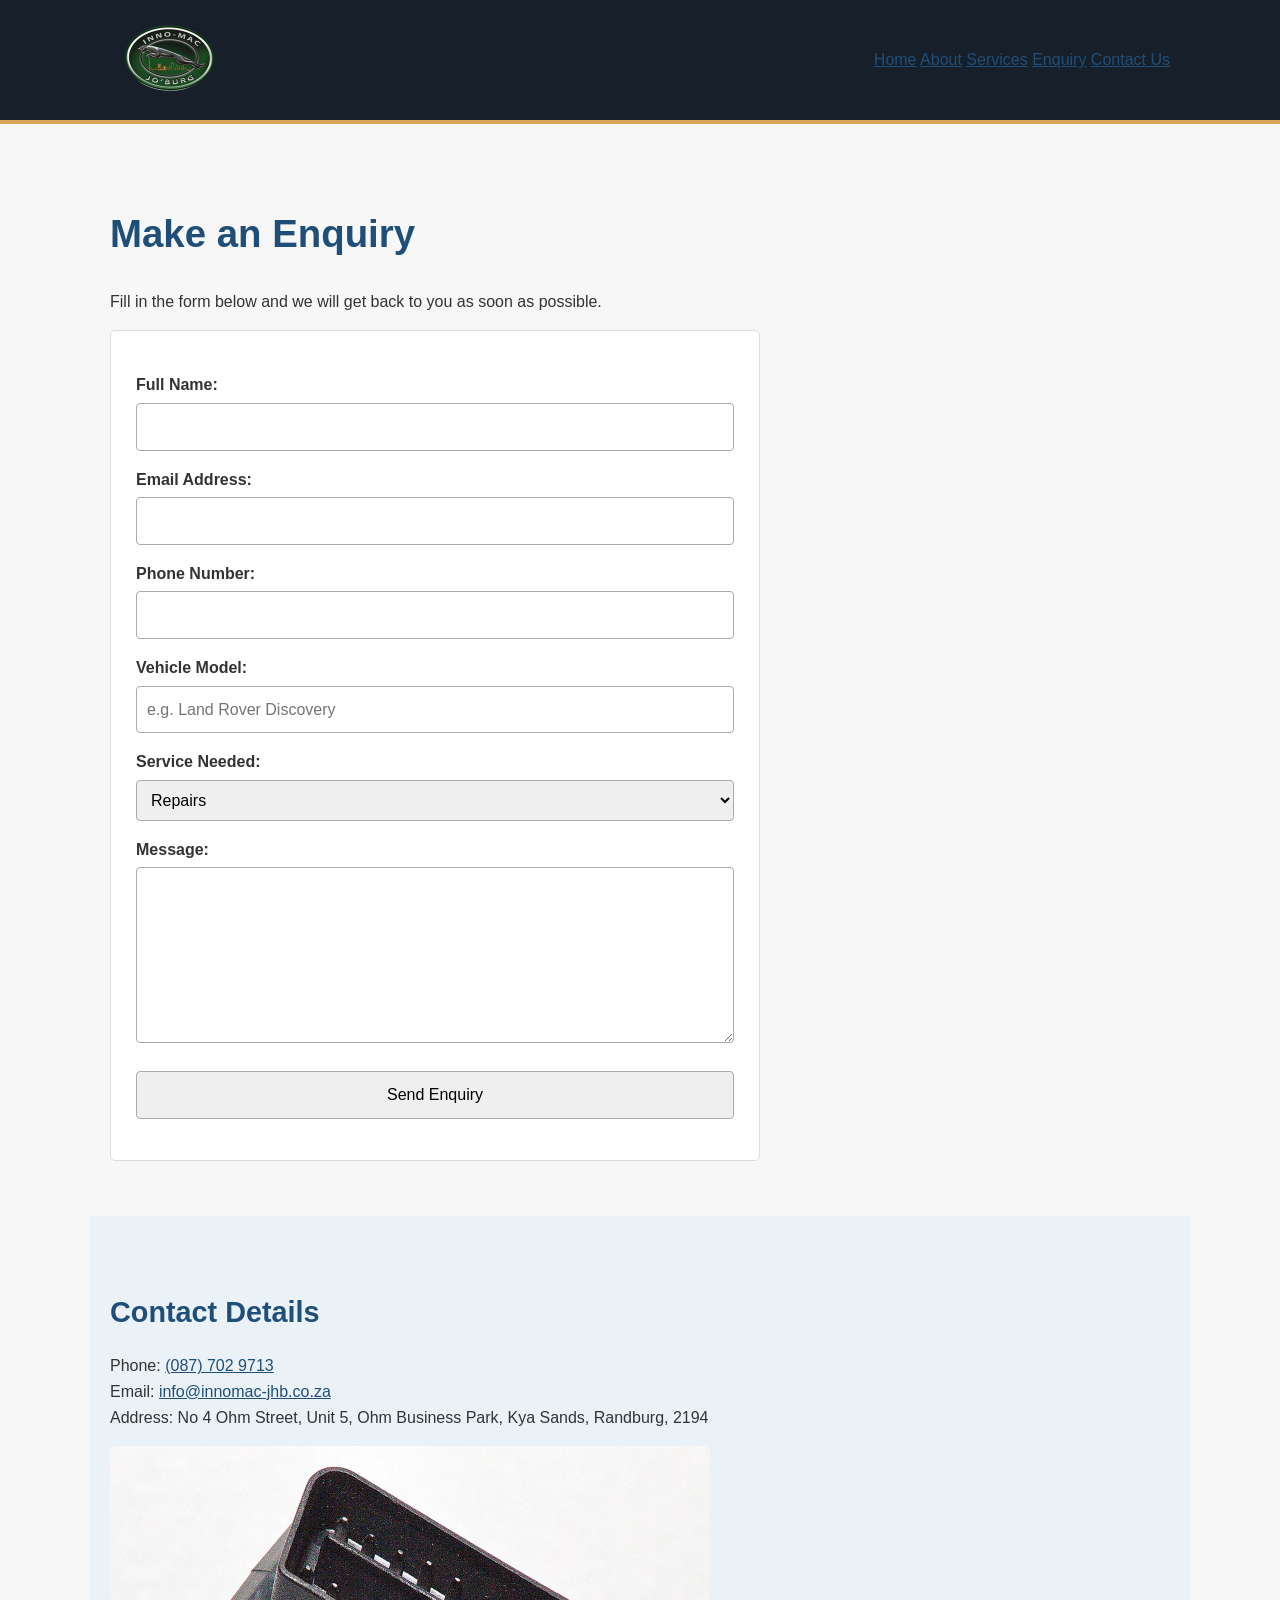
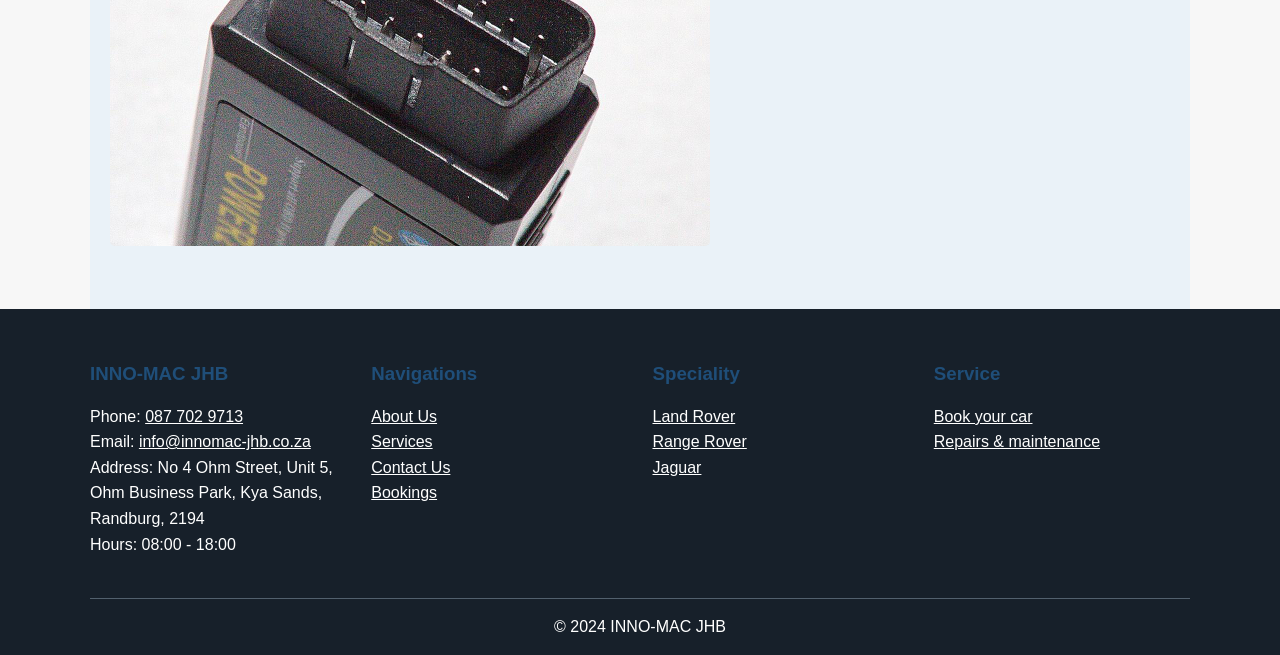
<file: Enquiry.html>
<!DOCTYPE html>
<html lang="en">
<head>
  <meta charset="UTF-8">
  <meta name="viewport" content="width=device-width, initial-scale=1.0">
  <link rel="stylesheet" href="styles.css">
  <title>Enquiry – INNO-MAC JHB</title>
</head>

<body>
  <header>
    <div>
      <a href="index.html">
        <img src="assets/images/innomac-logo.png" width="120" height="100" alt="INNO-MAC JHB logo">
      </a>

      <nav>
        <a href="index.html">Home</a>
        <a href="About.html">About</a>
        <a href="Services.html">Services</a>
        <a href="Enquiry.html">Enquiry</a>
        <a href="Contact%20Us.html">Contact Us</a>
      </nav>
    </div>
  </header>

  <!-- ===================================================== -->
  <!-- MAIN CONTENT                                          -->
  <!-- ===================================================== -->
  <main>

    <section>
      <h1>Make an Enquiry</h1>
      <p>
        Fill in the form below and we will get back to you as soon as possible.
      </p>

      <!--
        Basic enquiry form.
        The action="#" is a placeholder - a real website would send this to a server.
      -->
      <form action="#" method="post">

        <p>
          <label for="full-name">Full Name:</label><br>
          <input type="text" id="full-name" name="full_name" required>
        </p>

        <p>
          <label for="email">Email Address:</label><br>
          <input type="email" id="email" name="email" required>
        </p>

        <p>
          <label for="phone">Phone Number:</label><br>
          <input type="tel" id="phone" name="phone">
        </p>

        <p>
          <label for="vehicle">Vehicle Model:</label><br>
          <input type="text" id="vehicle" name="vehicle" placeholder="e.g. Land Rover Discovery">
        </p>

        <p>
          <label for="service">Service Needed:</label><br>
          <select id="service" name="service">
            <option value="repairs">Repairs</option>
            <option value="maintenance">Maintenance</option>
            <option value="diagnostics">Diagnostics</option>
            <option value="mobile-unit">Mobile Unit</option>
            <option value="valet">Valet</option>
            <option value="other">Other</option>
          </select>
        </p>

        <p>
          <label for="message">Message:</label><br>
          <textarea id="message" name="message" rows="6" cols="40"></textarea>
        </p>

        <p>
          <input type="submit" value="Send Enquiry">
        </p>

      </form>
    </section>

    <section>
      <h2>Contact Details</h2>
      <p>
        Phone: <a href="tel:0877029713">(087) 702 9713</a><br>
        Email: <a href="mailto:info@innomac-jhb.co.za">info@innomac-jhb.co.za</a><br>
        Address: No 4 Ohm Street, Unit 5, Ohm Business Park, Kya Sands, Randburg, 2194
      </p>

      <img
        src="assets/images/diagnostics-obd-scanner.jpg"
        width="600"
        height="400"
        alt="OBD2 diagnostic scanner used to read vehicle data"
      >
    </section>

  </main>

  <!-- ===================================================== -->
  <!-- FOOTER: contact details, links and copyright          -->
  <!-- ===================================================== -->
  <footer>
    <div>

      <!-- Contact details -->
      <div>
        <h3>INNO-MAC JHB</h3>
        <p>
          Phone: <a href="tel:0877029713">087 702 9713</a><br>
          Email: <a href="mailto:info@innomac-jhb.co.za">info@innomac-jhb.co.za</a><br>
          Address: No 4 Ohm Street, Unit 5, Ohm Business Park, Kya Sands, Randburg, 2194<br>
          Hours: 08:00 - 18:00
        </p>
      </div>

      <!-- Navigation links -->
      <div>
        <h3>Navigations</h3>
        <p>
          <a href="About.html">About Us</a><br>
          <a href="Services.html">Services</a><br>
          <a href="Contact%20Us.html">Contact Us</a><br>
          <a href="Enquiry.html">Bookings</a>
        </p>
      </div>

      <!-- Speciality -->
      <div>
        <h3>Speciality</h3>
        <p>
          <a href="Services.html">Land Rover</a><br>
          <a href="Services.html">Range Rover</a><br>
          <a href="Services.html">Jaguar</a>
        </p>
      </div>

      <!-- Services -->
      <div>
        <h3>Service</h3>
        <p>
          <a href="Enquiry.html">Book your car</a><br>
          <a href="Services.html">Repairs &amp; maintenance</a>
        </p>
      </div>

    </div>

    <p>&copy; 2024 INNO-MAC JHB</p>
  </footer>

</body>
</html>
</file>
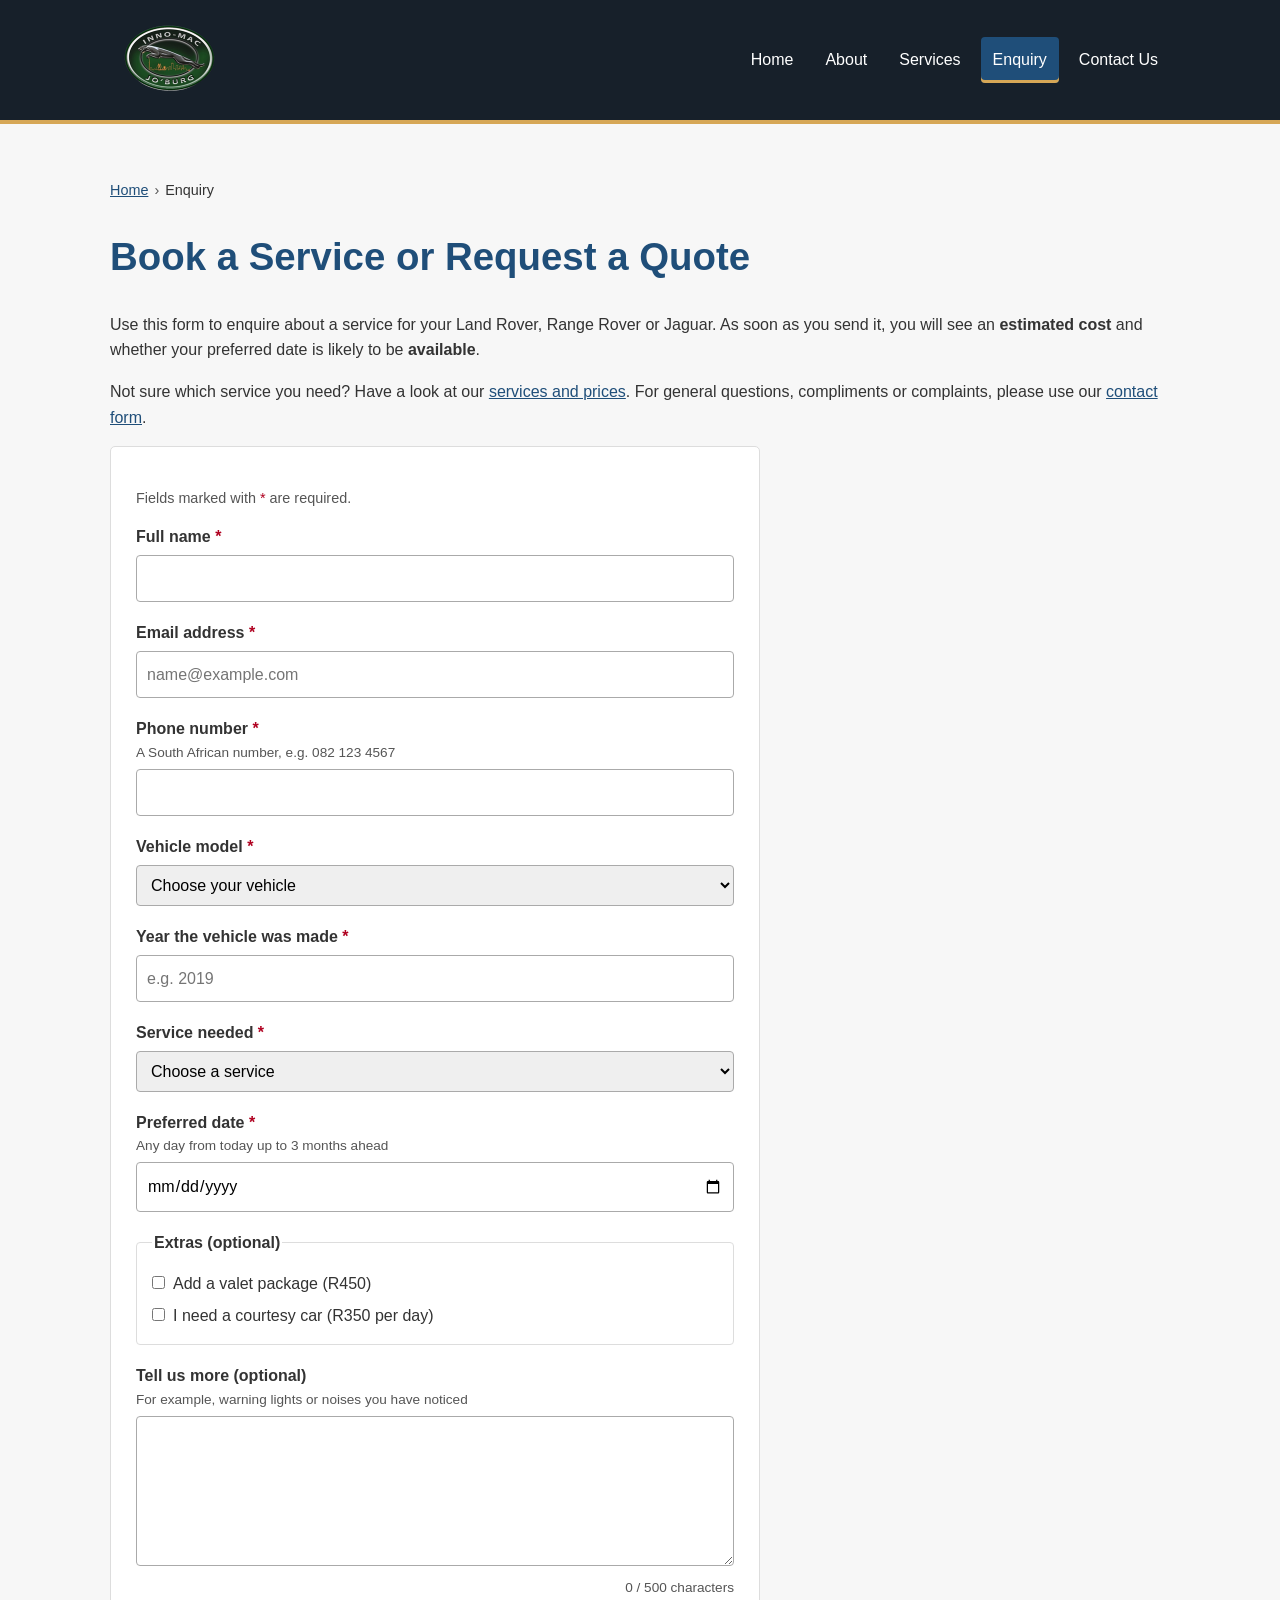
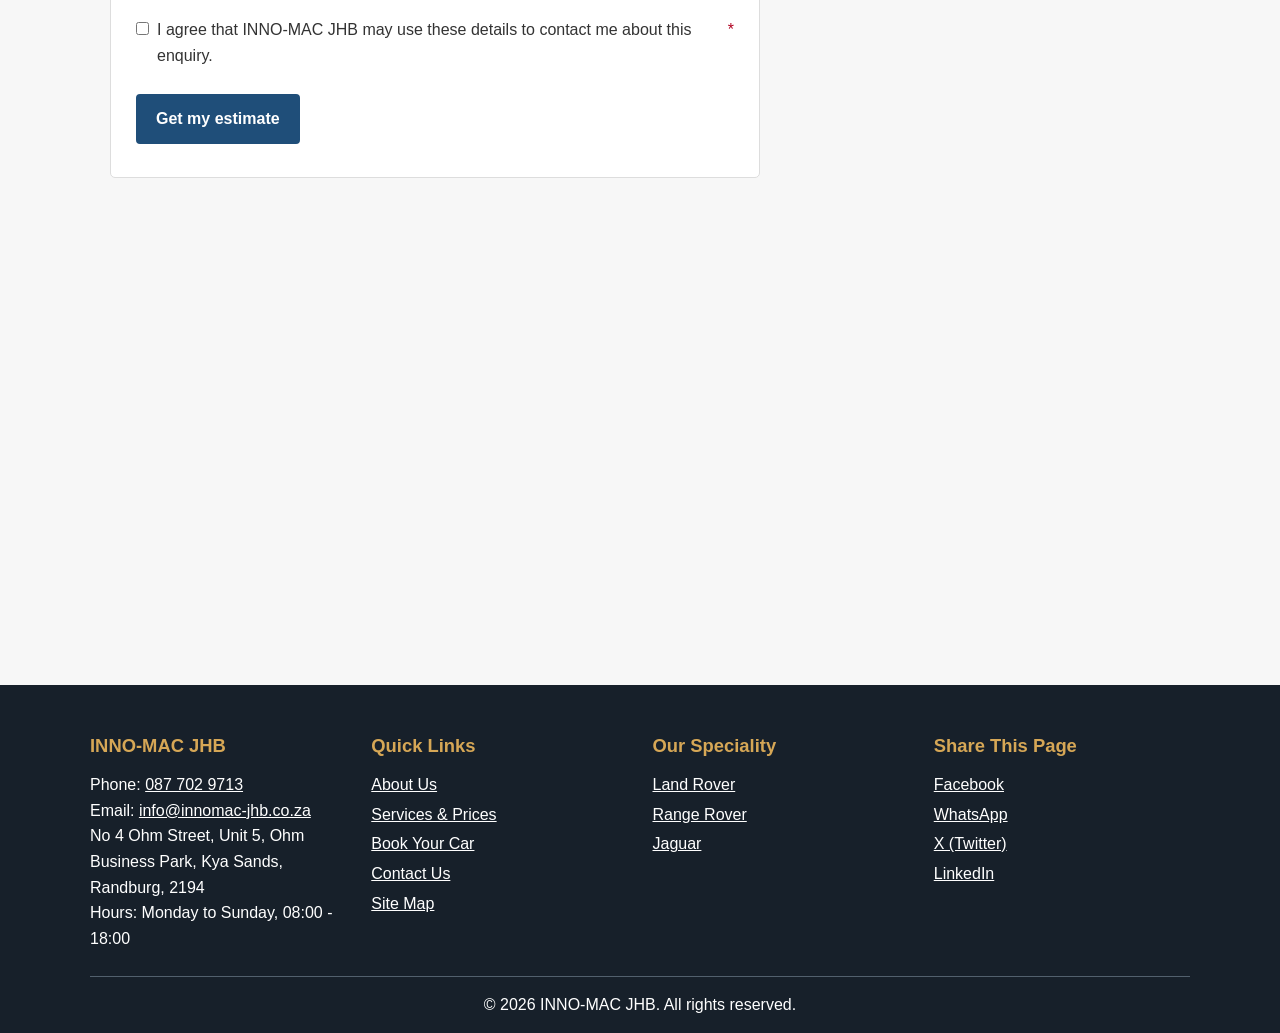
<file: enquiry.html>
<!DOCTYPE html>
<html lang="en-ZA">
<head>
  <meta charset="UTF-8">
  <meta name="viewport" content="width=device-width, initial-scale=1.0">

  <!-- SEO: title and description shown in Google search results -->
  <title>Book a Land Rover Service or Get a Quote | INNO-MAC JHB</title>
  <meta name="description" content="Request a quote or book a Land Rover, Range Rover or Jaguar service in Johannesburg. Get an instant cost estimate and availability for your preferred date.">
  <meta name="keywords" content="book Land Rover service Johannesburg, Land Rover service quote, Range Rover service cost, Jaguar service booking Randburg">
  <meta name="author" content="INNO-MAC JHB">
  <link rel="canonical" href="https://mmsmarts.github.io/WEDE_2nd-part/enquiry.html">

  <!-- Social media preview (Open Graph) when the page is shared -->
  <meta property="og:type" content="website">
  <meta property="og:site_name" content="INNO-MAC JHB">
  <meta property="og:title" content="Book a Land Rover Service or Get a Quote | INNO-MAC JHB">
  <meta property="og:description" content="Get an instant cost estimate and availability for your Land Rover, Range Rover or Jaguar service.">
  <meta property="og:url" content="https://mmsmarts.github.io/WEDE_2nd-part/enquiry.html">
  <meta property="og:image" content="https://mmsmarts.github.io/WEDE_2nd-part/assets/images/diagnostics-obd-scanner.jpg">
  <meta property="og:locale" content="en_ZA">
  <meta name="twitter:card" content="summary_large_image">

  <!-- Security: only load files from this website and the trusted sites listed -->
  <meta http-equiv="Content-Security-Policy" content="default-src 'self'; script-src 'self' https://code.jquery.com https://unpkg.com; style-src 'self' https://unpkg.com; img-src 'self' data: https://unpkg.com https://tile.openstreetmap.org; connect-src 'self' https://jsonplaceholder.typicode.com; form-action 'self' https://jsonplaceholder.typicode.com mailto:; base-uri 'self'; object-src 'none'">
  <meta name="referrer" content="strict-origin-when-cross-origin">

  <link rel="icon" type="image/png" href="assets/images/favicon.png">
  <link rel="stylesheet" href="styles.css">

  <!-- JavaScript: "defer" downloads the files without slowing down the page -->
  <script src="js/main.js" defer></script>
  <script src="js/services.js" defer></script>
  <script src="js/forms.js" defer></script>
</head>

<body>
  <a class="skip-link" href="#main">Skip to main content</a>

  <!-- ===================================================== -->
  <!-- HEADER: logo + main navigation                        -->
  <!-- ===================================================== -->
  <header>
    <div>
      <a href="index.html">
        <img src="assets/images/innomac-logo.png" width="120" height="100" alt="INNO-MAC JHB logo - go to the home page">
      </a>

      <!-- Menu button for small screens (main.js opens and closes the menu) -->
      <button class="menu-toggle" type="button" aria-expanded="false" aria-controls="main-nav">
        <span class="menu-icon" aria-hidden="true"></span> Menu
      </button>

      <nav id="main-nav" aria-label="Main navigation">
        <a href="index.html">Home</a>
        <a href="about.html">About</a>
        <a href="services.html">Services</a>
        <a href="enquiry.html" aria-current="page">Enquiry</a>
        <a href="contact.html">Contact Us</a>
      </nav>
    </div>
  </header>

  <!-- ===================================================== -->
  <!-- MAIN CONTENT                                          -->
  <!-- ===================================================== -->
  <main id="main">

    <section>
      <nav class="breadcrumb" aria-label="Breadcrumb">
        <ol>
          <li><a href="index.html">Home</a></li>
          <li aria-current="page">Enquiry</li>
        </ol>
      </nav>

      <h1>Book a Service or Request a Quote</h1>
      <p>
        Use this form to enquire about a service for your Land Rover, Range Rover or Jaguar. As soon as you
        send it, you will see an <strong>estimated cost</strong> and whether your preferred date is likely to be
        <strong>available</strong>.
      </p>
      <p>
        Not sure which service you need? Have a look at our <a href="services.html">services and prices</a>.
        For general questions, compliments or complaints, please use our <a href="contact.html">contact form</a>.
      </p>

      <!--
        Enquiry form.
        - The HTML5 attributes (required, minlength, maxlength, pattern, type="email") are the first
          layer of validation. js/forms.js then checks every field and shows clear error messages.
        - The "action" attribute is the address the form data is sent to. js/forms.js sends the data
          there with AJAX (fetch) so the page does not reload. JSONPlaceholder is a free test server
          that receives the data and replies, like a real booking system would.
      -->
      <form id="enquiry-form" action="https://jsonplaceholder.typicode.com/posts" method="post">

        <p class="note">Fields marked with <span class="required">*</span> are required.</p>

        <div class="form-group">
          <label for="full-name">Full name <span class="required">*</span></label>
          <input type="text" id="full-name" name="fullName" autocomplete="name"
                 required minlength="2" maxlength="60" aria-describedby="full-name-error">
          <p class="error-message" id="full-name-error"></p>
        </div>

        <div class="form-group">
          <label for="email">Email address <span class="required">*</span></label>
          <input type="email" id="email" name="email" autocomplete="email"
                 required maxlength="100" placeholder="name@example.com" aria-describedby="email-error">
          <p class="error-message" id="email-error"></p>
        </div>

        <div class="form-group">
          <label for="phone">Phone number <span class="required">*</span>
            <span class="hint">A South African number, e.g. 082 123 4567</span>
          </label>
          <input type="tel" id="phone" name="phone" autocomplete="tel"
                 required pattern="(\+27|0)[0-9 ]{9,12}" maxlength="16" aria-describedby="phone-error">
          <p class="error-message" id="phone-error"></p>
        </div>

        <div class="form-group">
          <label for="vehicle">Vehicle model <span class="required">*</span></label>
          <select id="vehicle" name="vehicle" required aria-describedby="vehicle-error">
            <option value="">Choose your vehicle</option>
            <optgroup label="Land Rover">
              <option value="defender">Land Rover Defender</option>
              <option value="discovery">Land Rover Discovery</option>
              <option value="discovery-sport">Land Rover Discovery Sport</option>
              <option value="freelander">Land Rover Freelander</option>
            </optgroup>
            <optgroup label="Range Rover">
              <option value="range-rover">Range Rover</option>
              <option value="range-rover-sport">Range Rover Sport</option>
              <option value="range-rover-velar">Range Rover Velar</option>
              <option value="range-rover-evoque">Range Rover Evoque</option>
            </optgroup>
            <optgroup label="Jaguar">
              <option value="jaguar-xe">Jaguar XE</option>
              <option value="jaguar-xf">Jaguar XF</option>
              <option value="jaguar-xj">Jaguar XJ</option>
              <option value="jaguar-e-pace">Jaguar E-Pace</option>
              <option value="jaguar-f-pace">Jaguar F-Pace</option>
              <option value="jaguar-f-type">Jaguar F-Type</option>
            </optgroup>
          </select>
          <p class="error-message" id="vehicle-error"></p>
        </div>

        <div class="form-group">
          <label for="year">Year the vehicle was made <span class="required">*</span></label>
          <input type="number" id="year" name="year" inputmode="numeric"
                 required min="1990" max="2027" placeholder="e.g. 2019" aria-describedby="year-error">
          <p class="error-message" id="year-error"></p>
        </div>

        <div class="form-group">
          <label for="service">Service needed <span class="required">*</span></label>
          <select id="service" name="service" required aria-describedby="service-error">
            <option value="">Choose a service</option>
            <optgroup label="Maintenance">
              <option value="minor-service">Minor Service</option>
              <option value="major-service">Major Service</option>
              <option value="tune-up">Engine Tune-up</option>
              <option value="tyres">Tyre Rotation and Wheel Alignment</option>
            </optgroup>
            <optgroup label="Repairs">
              <option value="brakes">Brake Pads and Discs</option>
              <option value="air-suspension">Air Suspension Repair</option>
              <option value="gearbox">Gearbox and Transmission Service</option>
            </optgroup>
            <optgroup label="Diagnostics">
              <option value="diagnostics">Computer Diagnostics</option>
            </optgroup>
            <optgroup label="Extras">
              <option value="mobile-unit">Mobile Unit Call-out</option>
              <option value="valet">Valet Package</option>
            </optgroup>
            <option value="other">Other / not sure</option>
          </select>
          <p class="error-message" id="service-error"></p>
        </div>

        <div class="form-group">
          <label for="date">Preferred date <span class="required">*</span>
            <span class="hint">Any day from today up to 3 months ahead</span>
          </label>
          <input type="date" id="date" name="date" required aria-describedby="date-error">
          <p class="error-message" id="date-error"></p>
        </div>

        <fieldset>
          <legend>Extras (optional)</legend>
          <label class="checkbox" for="valet">
            <input type="checkbox" id="valet" name="valet">
            Add a valet package (R450)
          </label>
          <label class="checkbox" for="courtesy-car">
            <input type="checkbox" id="courtesy-car" name="courtesyCar">
            I need a courtesy car (R350 per day)
          </label>
        </fieldset>

        <div class="form-group">
          <label for="message">Tell us more (optional)
            <span class="hint">For example, warning lights or noises you have noticed</span>
          </label>
          <textarea id="message" name="message" rows="5" maxlength="500"
                    aria-describedby="message-error message-count"></textarea>
          <p class="char-count" id="message-count"></p>
          <p class="error-message" id="message-error"></p>
        </div>

        <div class="form-group">
          <label class="checkbox" for="consent">
            <input type="checkbox" id="consent" name="consent" required aria-describedby="consent-error">
            I agree that INNO-MAC JHB may use these details to contact me about this enquiry. <span class="required">*</span>
          </label>
          <p class="error-message" id="consent-error"></p>
        </div>

        <!-- Honeypot: hidden from people. Spam robots fill it in, so forms.js ignores those forms. -->
        <div class="honeypot" aria-hidden="true">
          <label for="website">Leave this field empty</label>
          <input type="text" id="website" name="website" tabindex="-1" autocomplete="off">
        </div>

        <button type="submit" class="btn">Get my estimate</button>
      </form>

      <!-- js/forms.js shows the estimate and availability in this box -->
      <div class="result-panel" id="enquiry-result" tabindex="-1" aria-live="polite" hidden></div>
    </section>

    <section>
      <div class="split">
        <div>
          <h2>Prefer to Talk to Us?</h2>
          <p>
            Phone: <a href="tel:+27877029713">(087) 702 9713</a><br>
            Email: <a href="mailto:info@innomac-jhb.co.za">info@innomac-jhb.co.za</a><br>
            Address: No 4 Ohm Street, Unit 5, Ohm Business Park, Kya Sands, Randburg, 2194
          </p>
          <p>
            You can also <a href="contact.html#find-us">find our workshop on the map</a>.
          </p>
        </div>
        <img
          src="assets/images/diagnostics-obd-scanner.jpg"
          width="1200"
          height="800"
          alt="OBD2 diagnostic scanner used to read vehicle data"
          loading="lazy"
        >
      </div>
    </section>

  </main>

  <!-- ===================================================== -->
  <!-- FOOTER: contact details, links and copyright          -->
  <!-- ===================================================== -->
  <footer>
    <div>

      <!-- Contact details (exactly the same on every page - helps local SEO) -->
      <div>
        <h2>INNO-MAC JHB</h2>
        <address>
          Phone: <a href="tel:+27877029713">087 702 9713</a><br>
          Email: <a href="mailto:info@innomac-jhb.co.za">info@innomac-jhb.co.za</a><br>
          No 4 Ohm Street, Unit 5, Ohm Business Park, Kya Sands, Randburg, 2194<br>
          Hours: Monday to Sunday, 08:00 - 18:00
        </address>
      </div>

      <!-- Quick links -->
      <div>
        <h2>Quick Links</h2>
        <ul>
          <li><a href="about.html">About Us</a></li>
          <li><a href="services.html">Services &amp; Prices</a></li>
          <li><a href="enquiry.html">Book Your Car</a></li>
          <li><a href="contact.html">Contact Us</a></li>
          <li><a href="sitemap.html">Site Map</a></li>
        </ul>
      </div>

      <!-- Speciality -->
      <div>
        <h2>Our Speciality</h2>
        <ul>
          <li><a href="services.html#vehicles">Land Rover</a></li>
          <li><a href="services.html#vehicles">Range Rover</a></li>
          <li><a href="services.html#vehicles">Jaguar</a></li>
        </ul>
      </div>

      <!-- Share this page on social media (main.js adds the page address to each link) -->
      <div>
        <h2>Share This Page</h2>
        <ul>
          <li><a href="https://www.facebook.com/" data-share="facebook" target="_blank" rel="noopener noreferrer">Facebook</a></li>
          <li><a href="https://www.whatsapp.com/" data-share="whatsapp" target="_blank" rel="noopener noreferrer">WhatsApp</a></li>
          <li><a href="https://x.com/" data-share="x" target="_blank" rel="noopener noreferrer">X (Twitter)</a></li>
          <li><a href="https://www.linkedin.com/" data-share="linkedin" target="_blank" rel="noopener noreferrer">LinkedIn</a></li>
        </ul>
      </div>

    </div>

    <p>&copy; <span id="copyright-year">2026</span> INNO-MAC JHB. All rights reserved.</p>
  </footer>

</body>
</html>
</file>
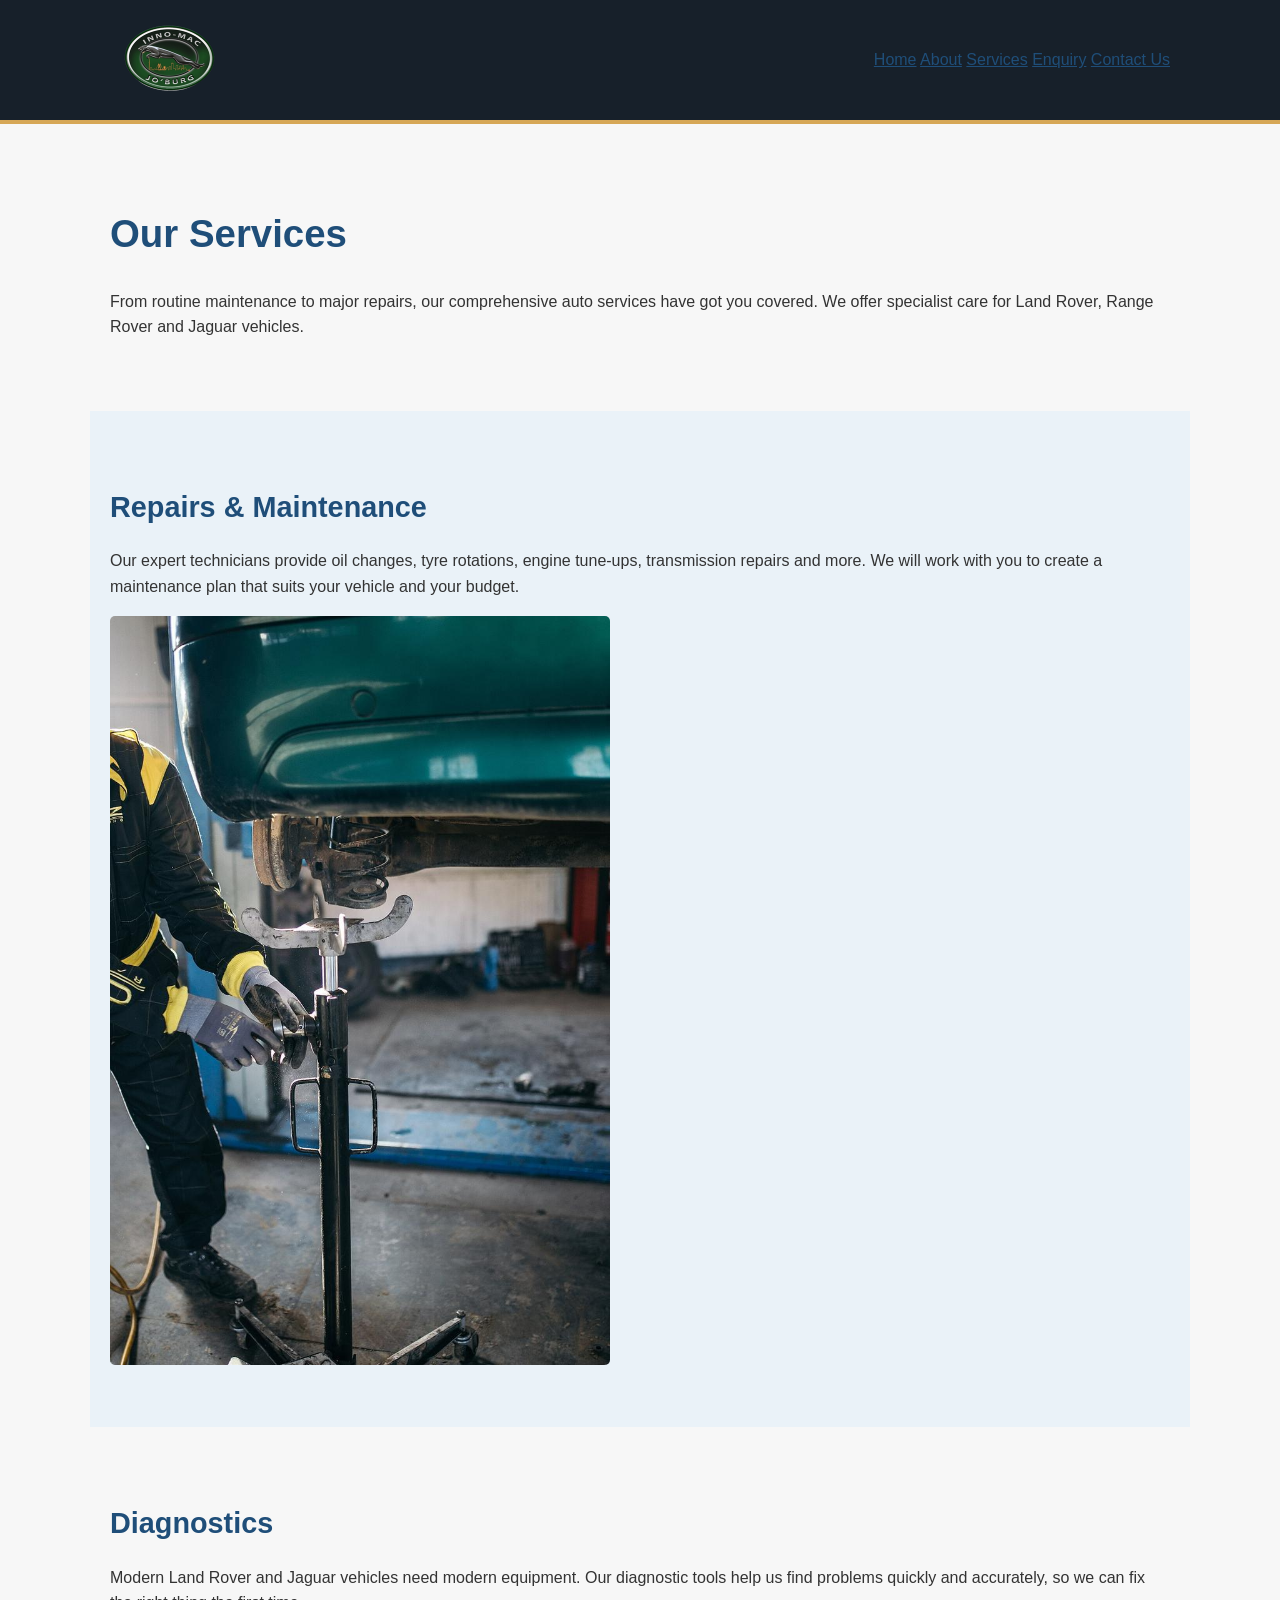
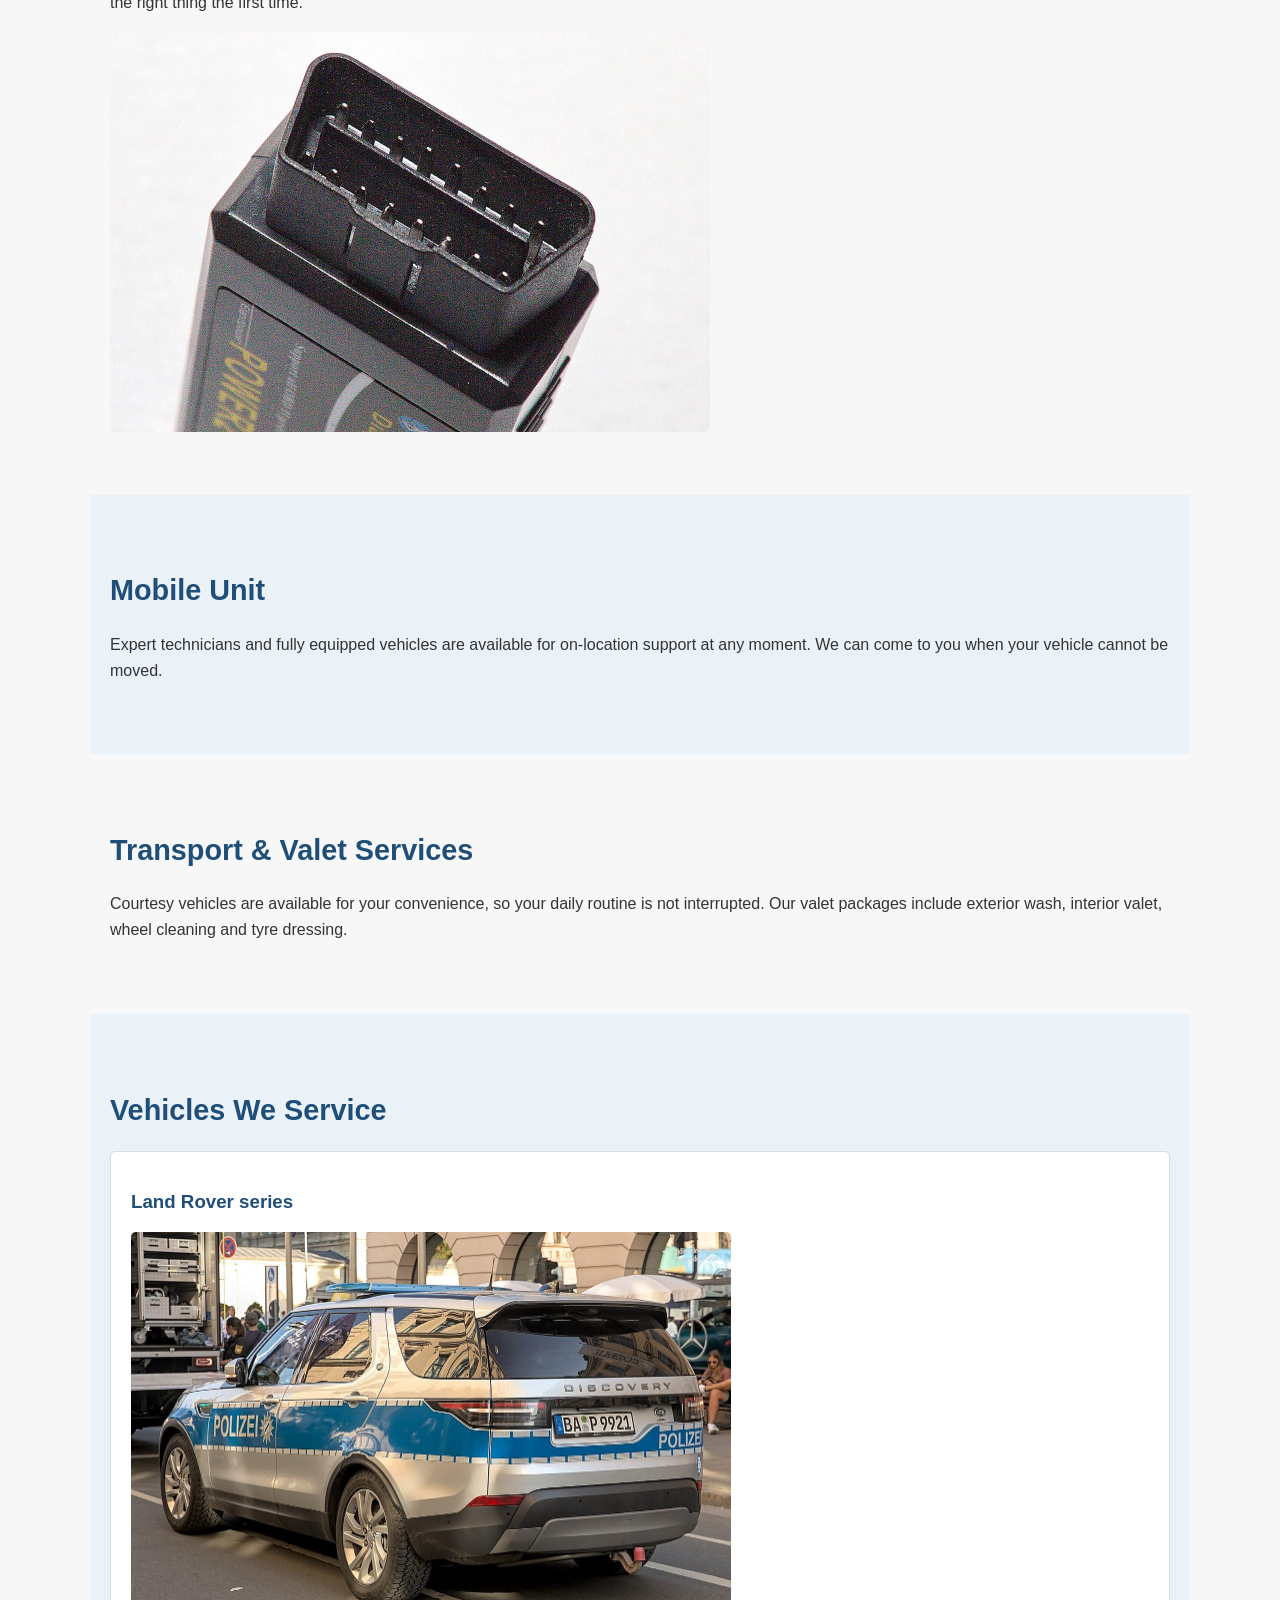
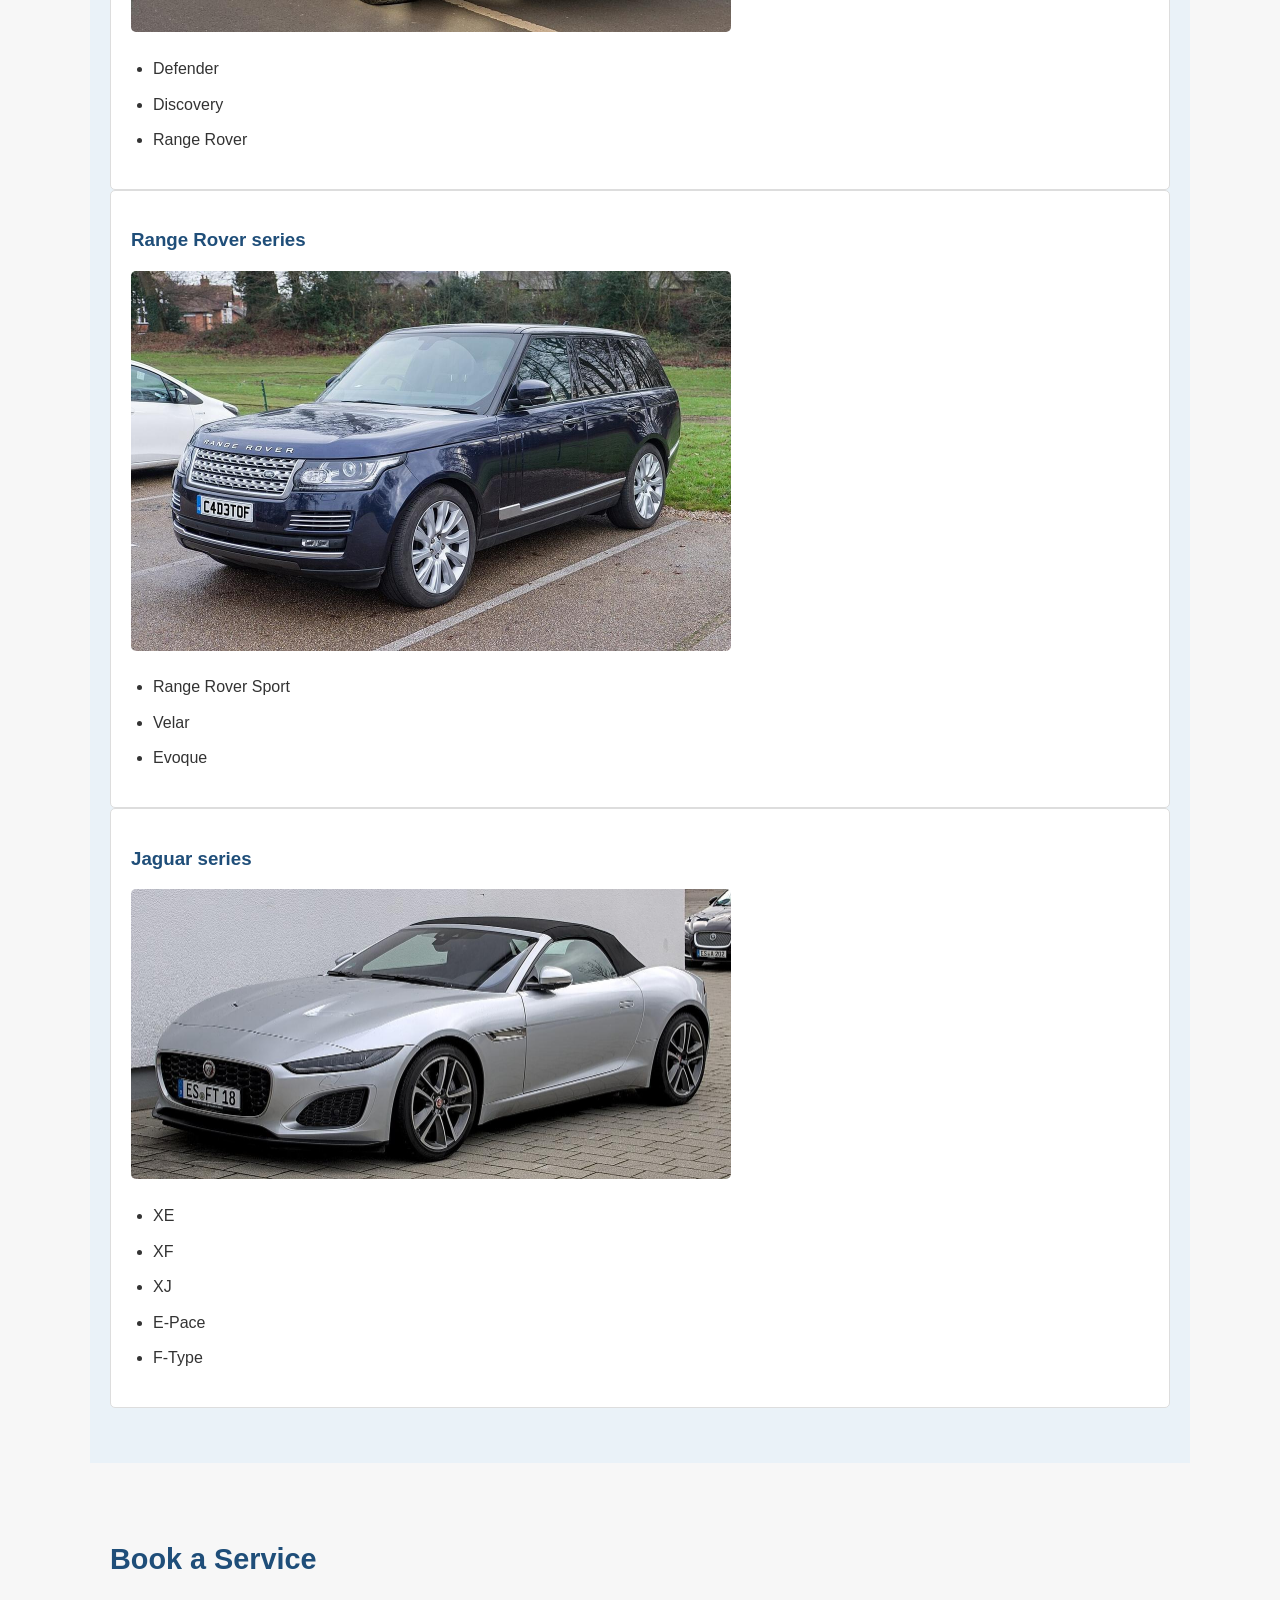
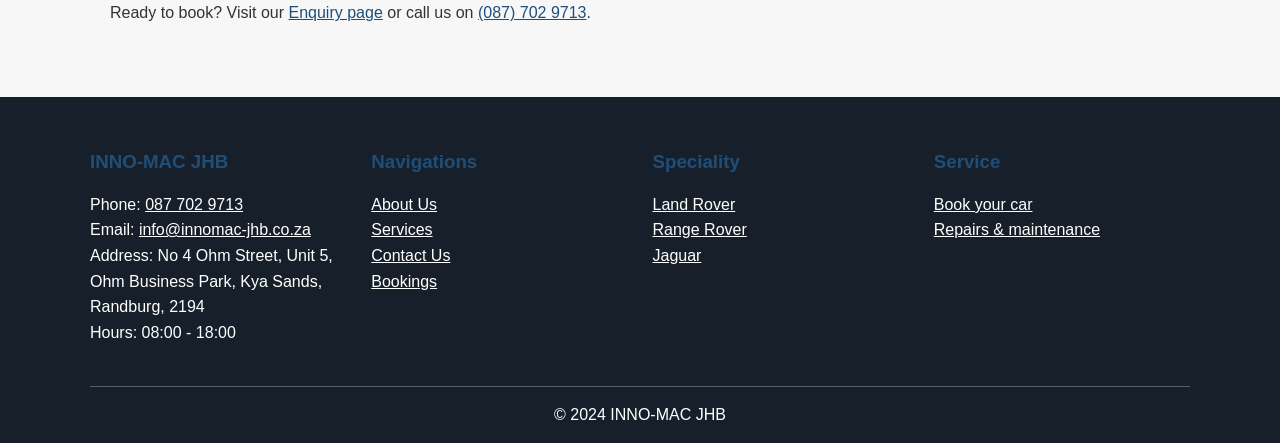
<file: Services.html>
<!DOCTYPE html>
<html lang="en">
<head>
  <meta charset="UTF-8">
  <meta name="viewport" content="width=device-width, initial-scale=1.0">
  <link rel="stylesheet" href="styles.css">
  <title>Services – INNO-MAC JHB</title>
</head>

<body>
  <header>
    <div>
      <a href="index.html">
        <img src="assets/images/innomac-logo.png" width="120" height="100" alt="INNO-MAC JHB logo">
      </a>

      <nav>
        <a href="index.html">Home</a>
        <a href="About.html">About</a>
        <a href="Services.html">Services</a>
        <a href="Enquiry.html">Enquiry</a>
        <a href="Contact%20Us.html">Contact Us</a>
      </nav>
    </div>
  </header>

  <!-- ===================================================== -->
  <!-- MAIN CONTENT                                          -->
  <!-- ===================================================== -->
  <main>

    <section>
      <h1>Our Services</h1>
      <p>
        From routine maintenance to major repairs, our comprehensive auto services have got you covered.
        We offer specialist care for Land Rover, Range Rover and Jaguar vehicles.
      </p>
    </section>

    <section>
      <h2>Repairs &amp; Maintenance</h2>
      <p>
        Our expert technicians provide oil changes, tyre rotations, engine tune-ups, transmission repairs
        and more. We will work with you to create a maintenance plan that suits your vehicle and your budget.
      </p>
      <img
        src="assets/images/about-workshop-mechanic.jpg"
        width="500"
        height="749"
        alt="Technician repairing a car in the workshop"
      >
    </section>

    <section>
      <h2>Diagnostics</h2>
      <p>
        Modern Land Rover and Jaguar vehicles need modern equipment. Our diagnostic tools help us find
        problems quickly and accurately, so we can fix the right thing the first time.
      </p>
      <img
        src="assets/images/diagnostics-obd-scanner.jpg"
        width="600"
        height="400"
        alt="OBD2 diagnostic scanner used to read vehicle data"
      >
    </section>

    <section>
      <h2>Mobile Unit</h2>
      <p>
        Expert technicians and fully equipped vehicles are available for on-location support at any moment.
        We can come to you when your vehicle cannot be moved.
      </p>
    </section>

    <section>
      <h2>Transport &amp; Valet Services</h2>
      <p>
        Courtesy vehicles are available for your convenience, so your daily routine is not interrupted.
        Our valet packages include exterior wash, interior valet, wheel cleaning and tyre dressing.
      </p>
    </section>

    <section>
      <h2>Vehicles We Service</h2>

      <article>
        <h3>Land Rover series</h3>
        <img
          src="assets/images/service-land-rover-discovery.jpg"
          width="600"
          height="400"
          alt="Land Rover Discovery"
        >
        <ul>
          <li>Defender</li>
          <li>Discovery</li>
          <li>Range Rover</li>
        </ul>
      </article>

      <article>
        <h3>Range Rover series</h3>
        <img
          src="assets/images/service-range-rover.jpg"
          width="600"
          height="380"
          alt="Range Rover"
        >
        <ul>
          <li>Range Rover Sport</li>
          <li>Velar</li>
          <li>Evoque</li>
        </ul>
      </article>

      <article>
        <h3>Jaguar series</h3>
        <img
          src="assets/images/service-jaguar-f-type.jpg"
          width="600"
          height="291"
          alt="Jaguar F-Type"
        >
        <ul>
          <li>XE</li>
          <li>XF</li>
          <li>XJ</li>
          <li>E-Pace</li>
          <li>F-Type</li>
        </ul>
      </article>
    </section>

    <section>
      <h2>Book a Service</h2>
      <p>
        Ready to book? Visit our <a href="Enquiry.html">Enquiry page</a> or call us on
        <a href="tel:0877029713">(087) 702 9713</a>.
      </p>
    </section>

  </main>

  <!-- ===================================================== -->
  <!-- FOOTER: contact details, links and copyright          -->
  <!-- ===================================================== -->
  <footer>
    <div>

      <!-- Contact details -->
      <div>
        <h3>INNO-MAC JHB</h3>
        <p>
          Phone: <a href="tel:0877029713">087 702 9713</a><br>
          Email: <a href="mailto:info@innomac-jhb.co.za">info@innomac-jhb.co.za</a><br>
          Address: No 4 Ohm Street, Unit 5, Ohm Business Park, Kya Sands, Randburg, 2194<br>
          Hours: 08:00 - 18:00
        </p>
      </div>

      <!-- Navigation links -->
      <div>
        <h3>Navigations</h3>
        <p>
          <a href="About.html">About Us</a><br>
          <a href="Services.html">Services</a><br>
          <a href="Contact%20Us.html">Contact Us</a><br>
          <a href="Enquiry.html">Bookings</a>
        </p>
      </div>

      <!-- Speciality -->
      <div>
        <h3>Speciality</h3>
        <p>
          <a href="Services.html">Land Rover</a><br>
          <a href="Services.html">Range Rover</a><br>
          <a href="Services.html">Jaguar</a>
        </p>
      </div>

      <!-- Services -->
      <div>
        <h3>Service</h3>
        <p>
          <a href="Enquiry.html">Book your car</a><br>
          <a href="Services.html">Repairs &amp; maintenance</a>
        </p>
      </div>

    </div>

    <p>&copy; 2024 INNO-MAC JHB</p>
  </footer>

</body>
</html>
</file>
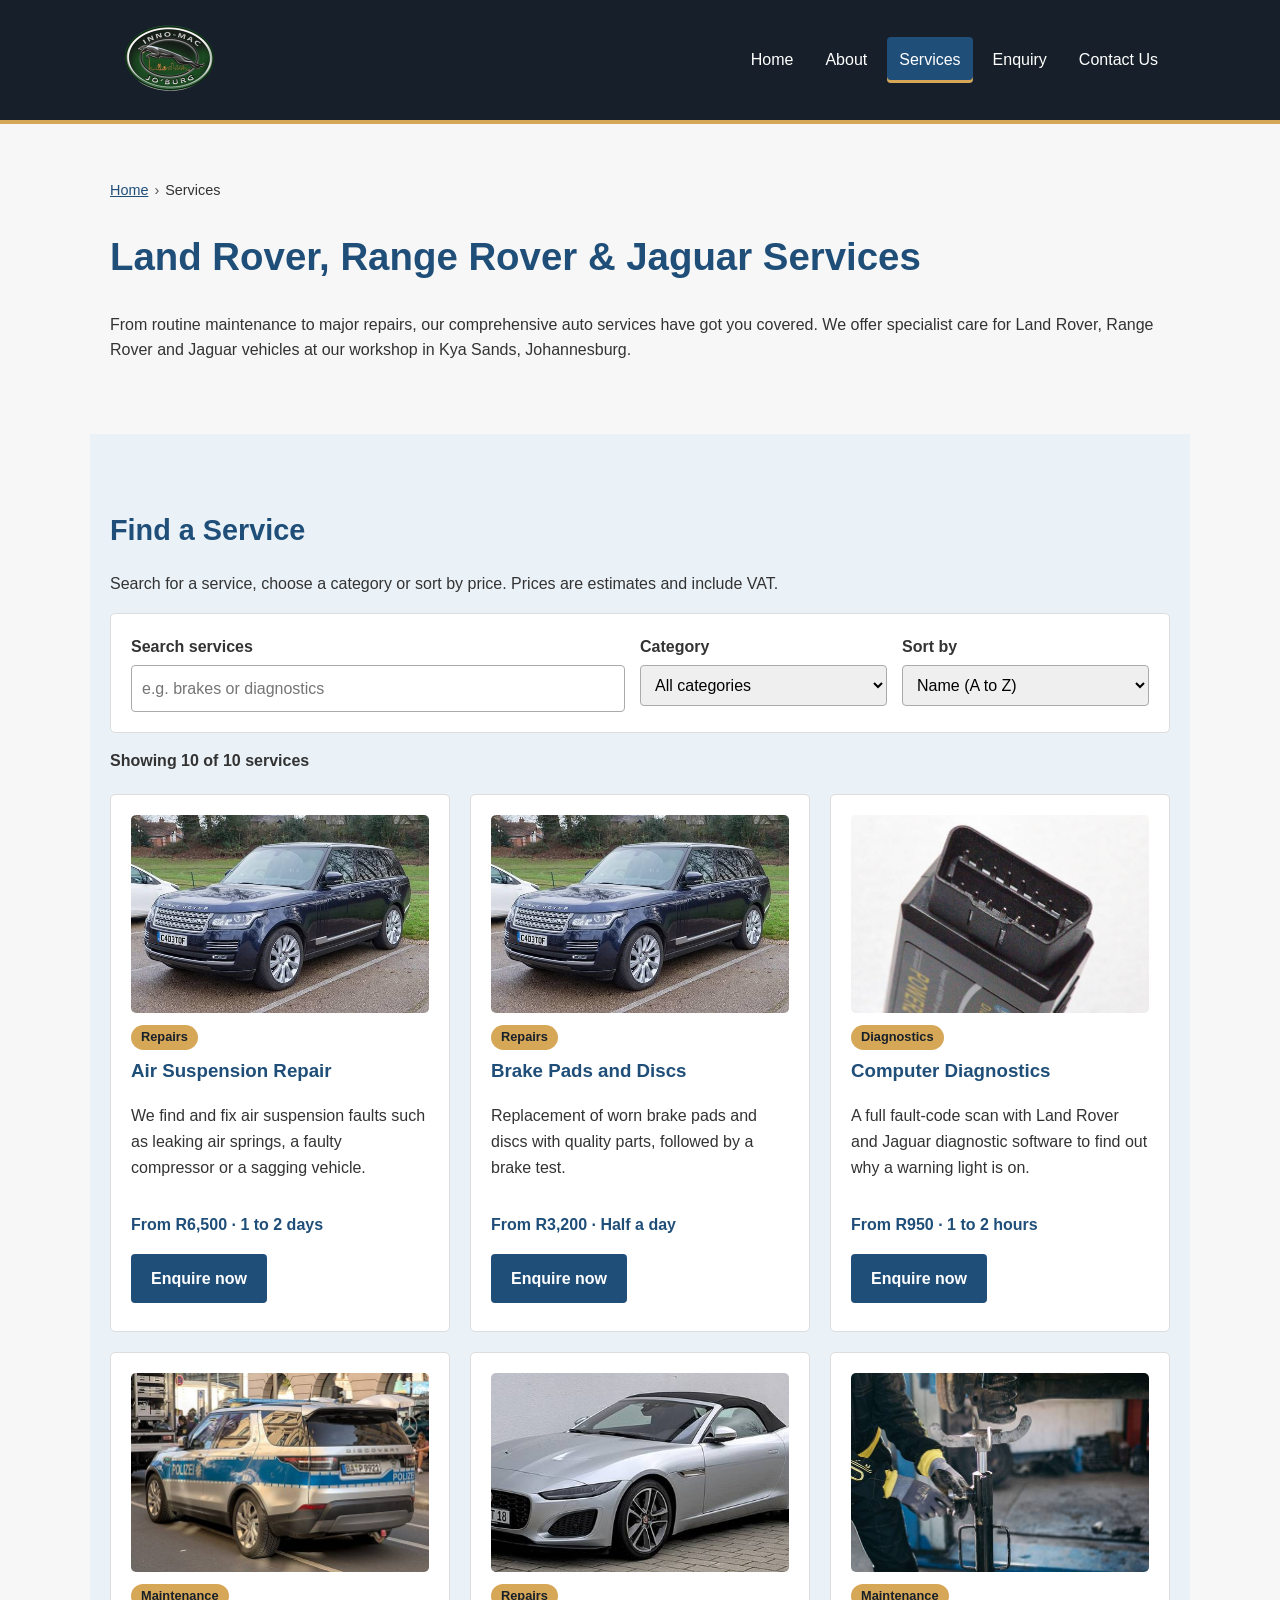
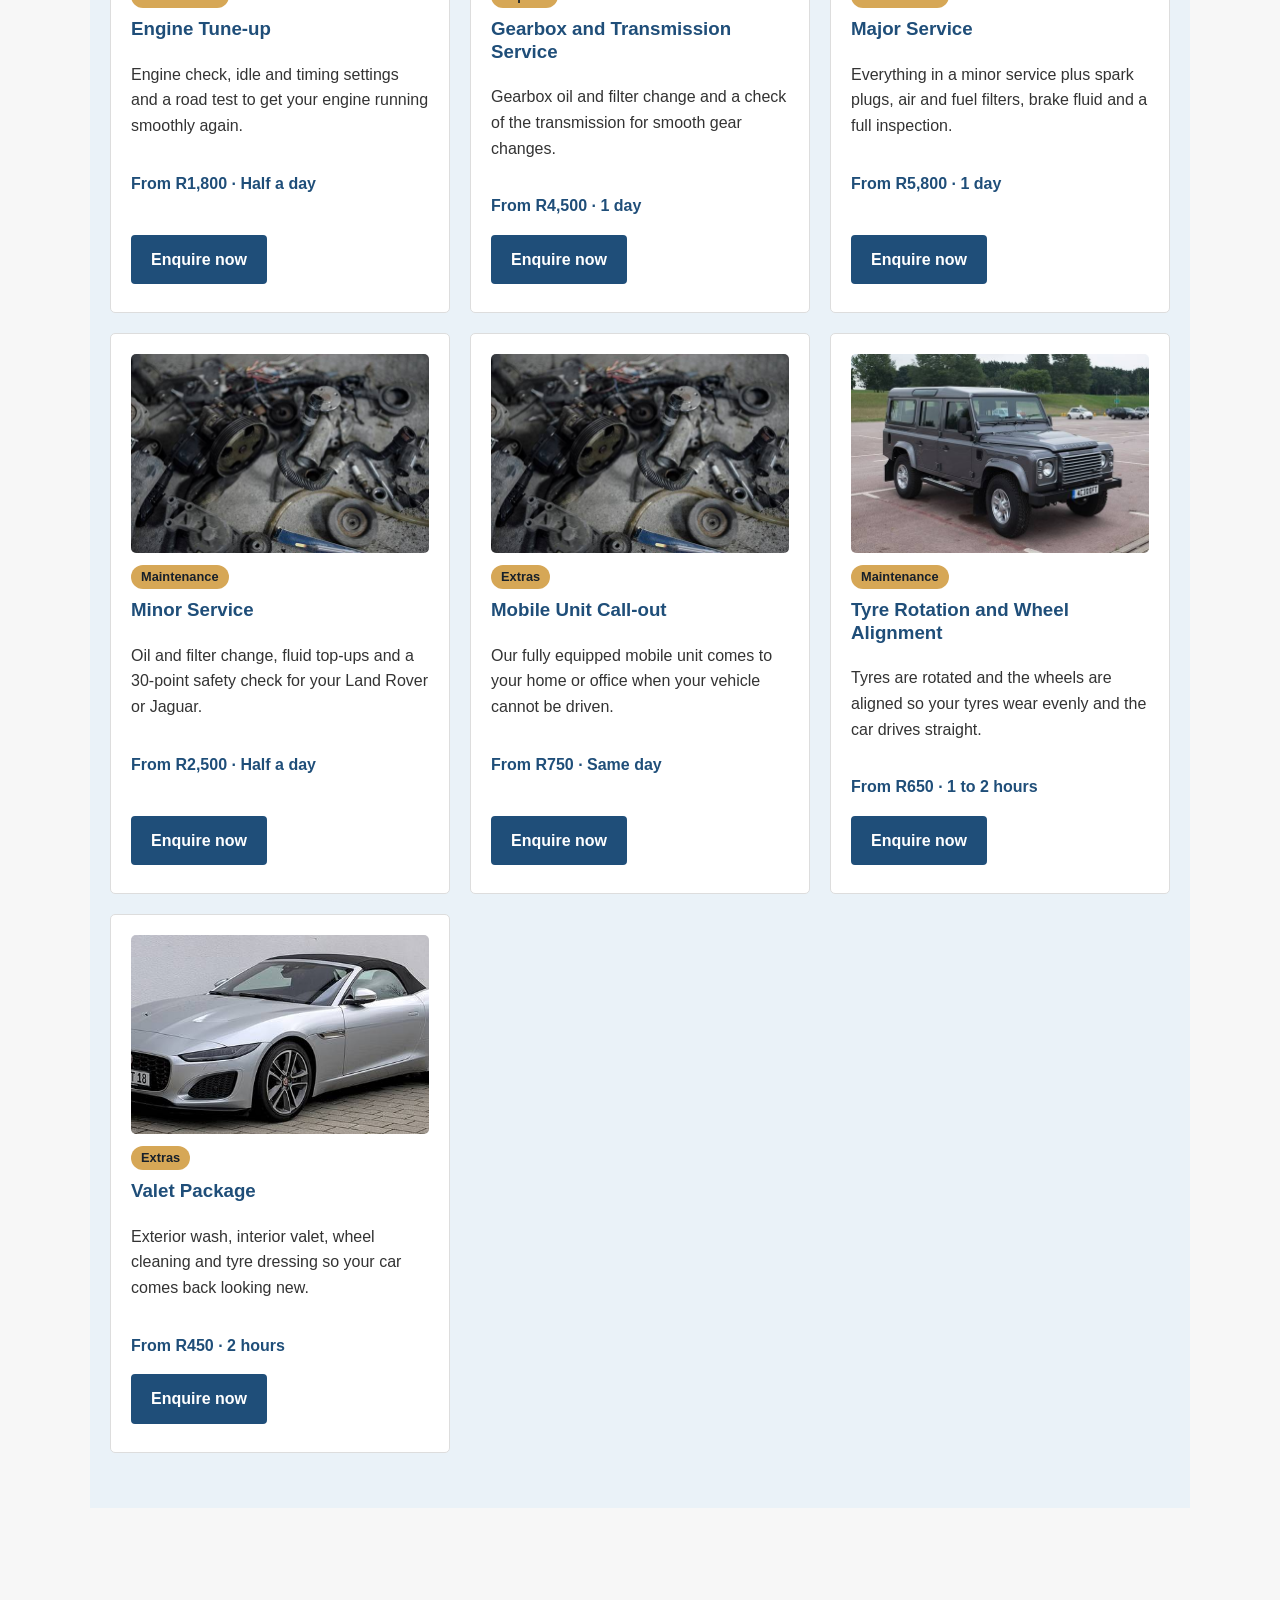
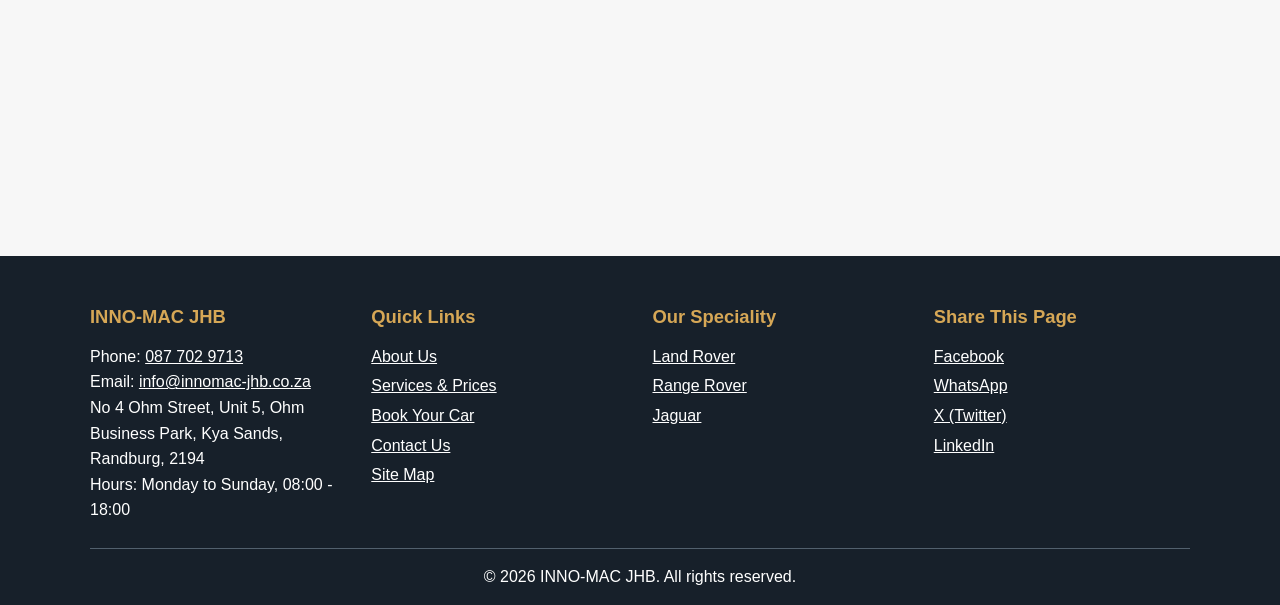
<file: services.html>
<!DOCTYPE html>
<html lang="en-ZA">
<head>
  <meta charset="UTF-8">
  <meta name="viewport" content="width=device-width, initial-scale=1.0">

  <!-- SEO: title and description shown in Google search results -->
  <title>Land Rover, Range Rover &amp; Jaguar Services | INNO-MAC JHB</title>
  <meta name="description" content="Search our Land Rover, Range Rover and Jaguar services in Johannesburg: servicing, brakes, air suspension, diagnostics, mobile unit and valet, from R450.">
  <meta name="keywords" content="Land Rover service Johannesburg, Range Rover air suspension repair, Jaguar service Randburg, Land Rover diagnostics, Land Rover service cost">
  <meta name="author" content="INNO-MAC JHB">
  <link rel="canonical" href="https://mmsmarts.github.io/WEDE_2nd-part/services.html">

  <!-- Social media preview (Open Graph) when the page is shared -->
  <meta property="og:type" content="website">
  <meta property="og:site_name" content="INNO-MAC JHB">
  <meta property="og:title" content="Land Rover, Range Rover &amp; Jaguar Services | INNO-MAC JHB">
  <meta property="og:description" content="Servicing, repairs, air suspension, diagnostics, mobile unit and valet for Land Rover, Range Rover and Jaguar.">
  <meta property="og:url" content="https://mmsmarts.github.io/WEDE_2nd-part/services.html">
  <meta property="og:image" content="https://mmsmarts.github.io/WEDE_2nd-part/assets/images/service-range-rover.jpg">
  <meta property="og:locale" content="en_ZA">
  <meta name="twitter:card" content="summary_large_image">

  <!-- Security: only load files from this website and the trusted sites listed -->
  <meta http-equiv="Content-Security-Policy" content="default-src 'self'; script-src 'self' https://code.jquery.com https://unpkg.com; style-src 'self' https://unpkg.com; img-src 'self' data: https://unpkg.com https://tile.openstreetmap.org; connect-src 'self' https://jsonplaceholder.typicode.com; form-action 'self' https://jsonplaceholder.typicode.com mailto:; base-uri 'self'; object-src 'none'">
  <meta name="referrer" content="strict-origin-when-cross-origin">

  <link rel="icon" type="image/png" href="assets/images/favicon.png">
  <link rel="stylesheet" href="styles.css">

  <!-- JavaScript: "defer" downloads the files without slowing down the page -->
  <script src="js/main.js" defer></script>
  <script src="js/services.js" defer></script>
  <!-- jQuery library (used for the FAQ accordion). The "integrity" code makes the
       browser check that the file has not been changed by anyone (Subresource Integrity). -->
  <script src="https://code.jquery.com/jquery-3.7.1.min.js"
          integrity="sha384-1H217gwSVyLSIfaLxHbE7dRb3v4mYCKbpQvzx0cegeju1MVsGrX5xXxAvs/HgeFs"
          crossorigin="anonymous" defer></script>
  <script src="js/tabs-accordion.js" defer></script>
</head>

<body>
  <a class="skip-link" href="#main">Skip to main content</a>

  <!-- ===================================================== -->
  <!-- HEADER: logo + main navigation                        -->
  <!-- ===================================================== -->
  <header>
    <div>
      <a href="index.html">
        <img src="assets/images/innomac-logo.png" width="120" height="100" alt="INNO-MAC JHB logo - go to the home page">
      </a>

      <!-- Menu button for small screens (main.js opens and closes the menu) -->
      <button class="menu-toggle" type="button" aria-expanded="false" aria-controls="main-nav">
        <span class="menu-icon" aria-hidden="true"></span> Menu
      </button>

      <nav id="main-nav" aria-label="Main navigation">
        <a href="index.html">Home</a>
        <a href="about.html">About</a>
        <a href="services.html" aria-current="page">Services</a>
        <a href="enquiry.html">Enquiry</a>
        <a href="contact.html">Contact Us</a>
      </nav>
    </div>
  </header>

  <!-- ===================================================== -->
  <!-- MAIN CONTENT                                          -->
  <!-- ===================================================== -->
  <main id="main">

    <section>
      <nav class="breadcrumb" aria-label="Breadcrumb">
        <ol>
          <li><a href="index.html">Home</a></li>
          <li aria-current="page">Services</li>
        </ol>
      </nav>

      <h1>Land Rover, Range Rover &amp; Jaguar Services</h1>
      <p>
        From routine maintenance to major repairs, our comprehensive auto services have got you covered.
        We offer specialist care for Land Rover, Range Rover and Jaguar vehicles at our workshop in
        Kya Sands, Johannesburg.
      </p>
    </section>

    <!-- Service list: js/services.js adds the cards and makes search, filter and sort work -->
    <section id="find-a-service">
      <h2>Find a Service</h2>
      <p>Search for a service, choose a category or sort by price. Prices are estimates and include VAT.</p>

      <div class="toolbar">
        <div>
          <label for="service-search">Search services</label>
          <input type="search" id="service-search" placeholder="e.g. brakes or diagnostics" maxlength="50">
        </div>
        <div>
          <label for="service-category">Category</label>
          <select id="service-category">
            <option value="all">All categories</option>
            <option value="maintenance">Maintenance</option>
            <option value="repairs">Repairs</option>
            <option value="diagnostics">Diagnostics</option>
            <option value="extras">Extras</option>
          </select>
        </div>
        <div>
          <label for="service-sort">Sort by</label>
          <select id="service-sort">
            <option value="name">Name (A to Z)</option>
            <option value="price-low">Price (low to high)</option>
            <option value="price-high">Price (high to low)</option>
          </select>
        </div>
      </div>

      <p class="results-count" id="results-count" aria-live="polite"></p>
      <div class="card-grid" id="service-list"></div>

      <div class="no-results" id="no-results" hidden>
        <p>Sorry, no services match your search. Try a different word, or call us on (087) 702 9713.</p>
        <button type="button" class="btn" id="clear-filters">Clear search</button>
      </div>

      <noscript>
        <p>Please turn on JavaScript to search our services, or call us on (087) 702 9713.</p>
      </noscript>
    </section>

    <section>
      <h2>How We Look After Your Vehicle</h2>
      <div class="card-grid small-cards">
        <article>
          <h3>Repairs &amp; Maintenance</h3>
          <p>
            Our expert technicians provide oil changes, tyre rotations, engine tune-ups, transmission repairs
            and more. We will work with you to create a maintenance plan that suits your vehicle and your budget.
          </p>
        </article>
        <article>
          <h3>Diagnostics</h3>
          <p>
            Modern Land Rover and Jaguar vehicles need modern equipment. Our diagnostic tools help us find
            problems quickly and accurately, so we can fix the right thing the first time.
          </p>
        </article>
        <article>
          <h3>Mobile Unit</h3>
          <p>
            Expert technicians and fully equipped vehicles are available for on-location support at any moment.
            We can come to you when your vehicle cannot be moved.
          </p>
        </article>
        <article>
          <h3>Transport &amp; Valet</h3>
          <p>
            Courtesy vehicles are available for your convenience, so your daily routine is not interrupted.
            Our valet packages include exterior wash, interior valet, wheel cleaning and tyre dressing.
          </p>
        </article>
      </div>
    </section>

    <!-- Tabs: js/tabs-accordion.js shows one vehicle brand at a time -->
    <section id="vehicles">
      <h2>Vehicles We Service</h2>

      <div class="tabs">
        <div class="tab-list" role="tablist" aria-label="Vehicle brands">
          <button type="button" role="tab" id="tab-land-rover" aria-controls="panel-land-rover" aria-selected="true">Land Rover</button>
          <button type="button" role="tab" id="tab-range-rover" aria-controls="panel-range-rover" aria-selected="false">Range Rover</button>
          <button type="button" role="tab" id="tab-jaguar" aria-controls="panel-jaguar" aria-selected="false">Jaguar</button>
        </div>

        <div class="tab-panel" role="tabpanel" id="panel-land-rover" aria-labelledby="tab-land-rover">
          <img
            src="assets/images/thumbs/service-land-rover-discovery.jpg"
            width="600"
            height="400"
            alt="Land Rover Discovery"
            loading="lazy"
          >
          <div>
            <h3>Land Rover series</h3>
            <p>Built for adventure and kept on the road by our Land Rover specialists.</p>
            <ul>
              <li>Defender</li>
              <li>Discovery</li>
              <li>Range Rover</li>
            </ul>
          </div>
        </div>

        <div class="tab-panel" role="tabpanel" id="panel-range-rover" aria-labelledby="tab-range-rover">
          <img
            src="assets/images/thumbs/service-range-rover.jpg"
            width="600"
            height="380"
            alt="Range Rover"
            loading="lazy"
          >
          <div>
            <h3>Range Rover series</h3>
            <p>Luxury vehicles with complex electronics and air suspension that need expert care.</p>
            <ul>
              <li>Range Rover Sport</li>
              <li>Velar</li>
              <li>Evoque</li>
            </ul>
          </div>
        </div>

        <div class="tab-panel" role="tabpanel" id="panel-jaguar" aria-labelledby="tab-jaguar">
          <img
            src="assets/images/thumbs/service-jaguar-f-type.jpg"
            width="600"
            height="291"
            alt="Jaguar F-Type"
            loading="lazy"
          >
          <div>
            <h3>Jaguar series</h3>
            <p>Performance saloons, SUVs and sports cars serviced to a high standard.</p>
            <ul>
              <li>XE</li>
              <li>XF</li>
              <li>XJ</li>
              <li>E-Pace</li>
              <li>F-Type</li>
            </ul>
          </div>
        </div>
      </div>
    </section>

    <!-- Accordion: js/tabs-accordion.js (jQuery) opens and closes each answer -->
    <section id="faq">
      <h2>Frequently Asked Questions</h2>

      <div class="accordion">
        <h3><button type="button" class="accordion-button" aria-controls="faq-1">Which vehicles do you work on?</button></h3>
        <div class="accordion-panel" id="faq-1">
          <p>
            We specialise in Land Rover, Range Rover and Jaguar vehicles only, so our technicians know these
            vehicles very well. See the <a href="#vehicles">models we service</a> above.
          </p>
        </div>

        <h3><button type="button" class="accordion-button" aria-controls="faq-2">How long does a service take?</button></h3>
        <div class="accordion-panel" id="faq-2">
          <p>
            A minor service usually takes half a day and a major service takes about one day. Computer
            diagnostics take one to two hours. Each service card above shows the usual time.
          </p>
        </div>

        <h3><button type="button" class="accordion-button" aria-controls="faq-3">How do I get a quote?</button></h3>
        <div class="accordion-panel" id="faq-3">
          <p>
            Fill in our <a href="enquiry.html">enquiry form</a>. You will immediately see an estimated cost and
            whether your preferred date is likely to be available. We confirm the final price after inspecting
            your vehicle.
          </p>
        </div>

        <h3><button type="button" class="accordion-button" aria-controls="faq-4">Can I get a courtesy car?</button></h3>
        <div class="accordion-panel" id="faq-4">
          <p>
            Yes. Courtesy cars cost R350 per day and depend on availability. Tick the courtesy car box on the
            <a href="enquiry.html">enquiry form</a> to request one.
          </p>
        </div>

        <h3><button type="button" class="accordion-button" aria-controls="faq-5">Can you come to me if my car will not start?</button></h3>
        <div class="accordion-panel" id="faq-5">
          <p>
            Yes. Our mobile unit visits homes and offices in the Johannesburg area, with call-outs from R750.
            Phone us on <a href="tel:+27877029713">(087) 702 9713</a> for help.
          </p>
        </div>
      </div>
    </section>

    <section>
      <h2>Book a Service</h2>
      <p>
        Ready to book? Use our enquiry form for an instant estimate, or call us directly.
        For general questions, please use the <a href="contact.html">contact form</a>.
      </p>
      <a class="btn" href="enquiry.html">Book your car</a>
      <a class="btn btn-outline" href="tel:+27877029713">Call (087) 702 9713</a>
    </section>

  </main>

  <!-- ===================================================== -->
  <!-- FOOTER: contact details, links and copyright          -->
  <!-- ===================================================== -->
  <footer>
    <div>

      <!-- Contact details (exactly the same on every page - helps local SEO) -->
      <div>
        <h2>INNO-MAC JHB</h2>
        <address>
          Phone: <a href="tel:+27877029713">087 702 9713</a><br>
          Email: <a href="mailto:info@innomac-jhb.co.za">info@innomac-jhb.co.za</a><br>
          No 4 Ohm Street, Unit 5, Ohm Business Park, Kya Sands, Randburg, 2194<br>
          Hours: Monday to Sunday, 08:00 - 18:00
        </address>
      </div>

      <!-- Quick links -->
      <div>
        <h2>Quick Links</h2>
        <ul>
          <li><a href="about.html">About Us</a></li>
          <li><a href="services.html">Services &amp; Prices</a></li>
          <li><a href="enquiry.html">Book Your Car</a></li>
          <li><a href="contact.html">Contact Us</a></li>
          <li><a href="sitemap.html">Site Map</a></li>
        </ul>
      </div>

      <!-- Speciality -->
      <div>
        <h2>Our Speciality</h2>
        <ul>
          <li><a href="services.html#vehicles">Land Rover</a></li>
          <li><a href="services.html#vehicles">Range Rover</a></li>
          <li><a href="services.html#vehicles">Jaguar</a></li>
        </ul>
      </div>

      <!-- Share this page on social media (main.js adds the page address to each link) -->
      <div>
        <h2>Share This Page</h2>
        <ul>
          <li><a href="https://www.facebook.com/" data-share="facebook" target="_blank" rel="noopener noreferrer">Facebook</a></li>
          <li><a href="https://www.whatsapp.com/" data-share="whatsapp" target="_blank" rel="noopener noreferrer">WhatsApp</a></li>
          <li><a href="https://x.com/" data-share="x" target="_blank" rel="noopener noreferrer">X (Twitter)</a></li>
          <li><a href="https://www.linkedin.com/" data-share="linkedin" target="_blank" rel="noopener noreferrer">LinkedIn</a></li>
        </ul>
      </div>

    </div>

    <p>&copy; <span id="copyright-year">2026</span> INNO-MAC JHB. All rights reserved.</p>
  </footer>

</body>
</html>
</file>
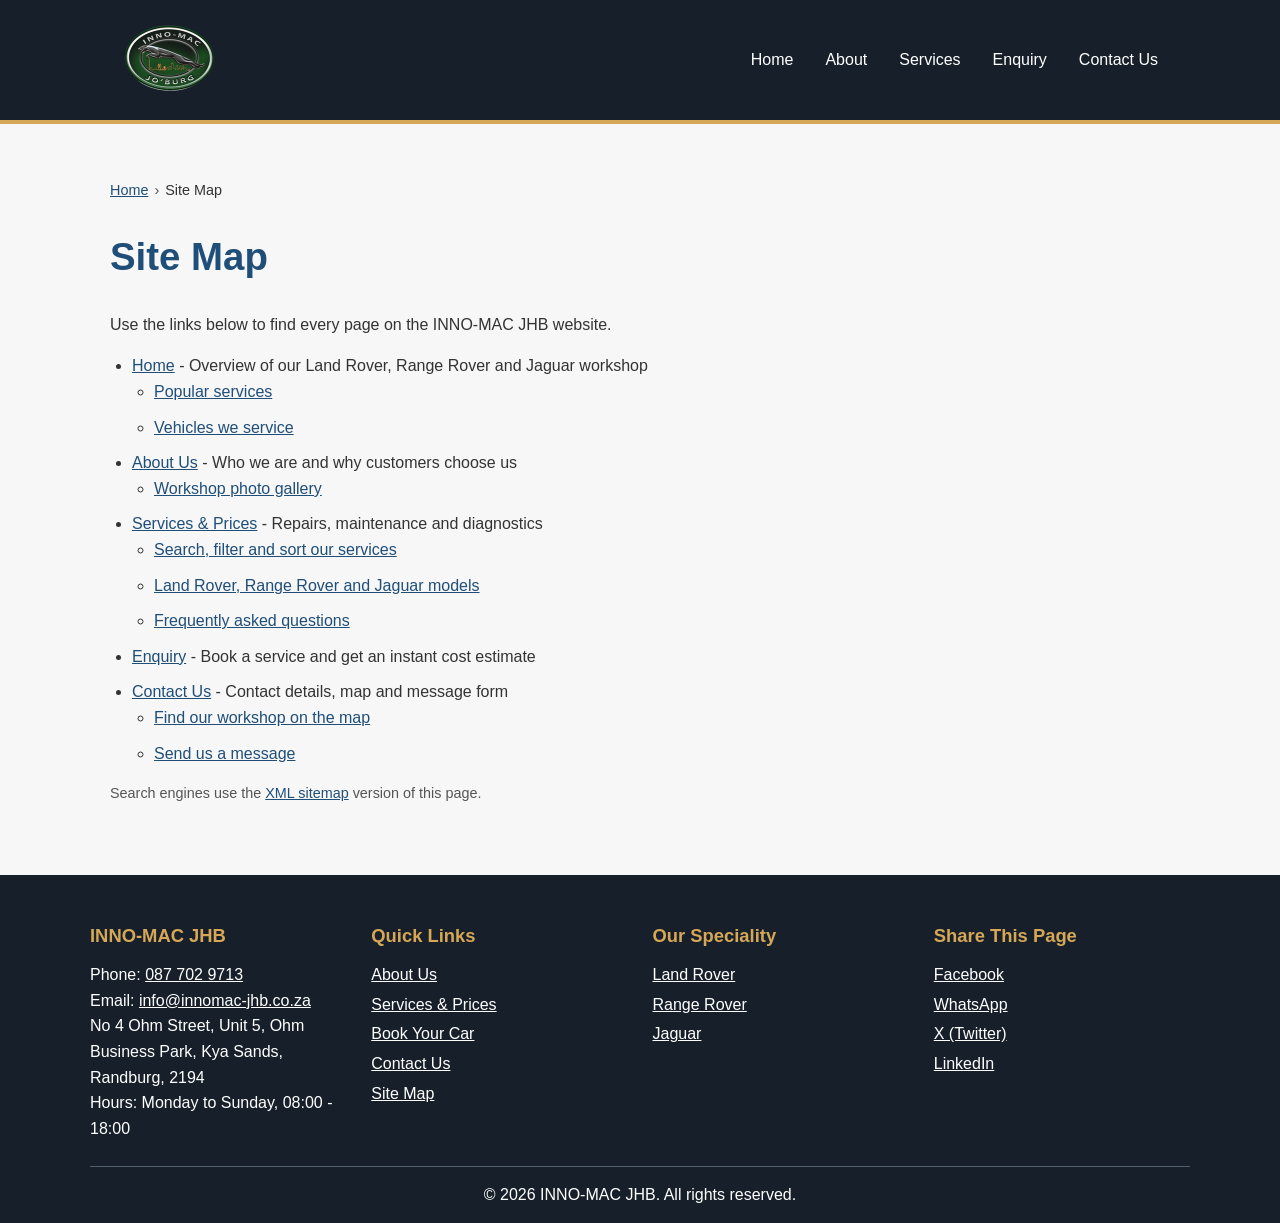
<file: sitemap.html>
<!DOCTYPE html>
<html lang="en-ZA">
<head>
  <meta charset="UTF-8">
  <meta name="viewport" content="width=device-width, initial-scale=1.0">

  <!-- SEO: title and description shown in Google search results -->
  <title>Site Map | INNO-MAC JHB Land Rover Specialist</title>
  <meta name="description" content="A list of every page on the INNO-MAC JHB website, including our Land Rover and Jaguar services, the enquiry form, contact details and map.">
  <meta name="author" content="INNO-MAC JHB">
  <link rel="canonical" href="https://mmsmarts.github.io/WEDE_2nd-part/sitemap.html">

  <!-- Social media preview (Open Graph) when the page is shared -->
  <meta property="og:type" content="website">
  <meta property="og:site_name" content="INNO-MAC JHB">
  <meta property="og:title" content="Site Map | INNO-MAC JHB Land Rover Specialist">
  <meta property="og:description" content="A list of every page on the INNO-MAC JHB website.">
  <meta property="og:url" content="https://mmsmarts.github.io/WEDE_2nd-part/sitemap.html">
  <meta property="og:image" content="https://mmsmarts.github.io/WEDE_2nd-part/assets/images/hero-land-rover-defender.jpg">
  <meta property="og:locale" content="en_ZA">

  <!-- Security: only load files from this website and the trusted sites listed -->
  <meta http-equiv="Content-Security-Policy" content="default-src 'self'; script-src 'self' https://code.jquery.com https://unpkg.com; style-src 'self' https://unpkg.com; img-src 'self' data: https://unpkg.com https://tile.openstreetmap.org; connect-src 'self' https://jsonplaceholder.typicode.com; form-action 'self' https://jsonplaceholder.typicode.com mailto:; base-uri 'self'; object-src 'none'">
  <meta name="referrer" content="strict-origin-when-cross-origin">

  <link rel="icon" type="image/png" href="assets/images/favicon.png">
  <link rel="stylesheet" href="styles.css">

  <!-- JavaScript: "defer" downloads the file without slowing down the page -->
  <script src="js/main.js" defer></script>
</head>

<body>
  <a class="skip-link" href="#main">Skip to main content</a>

  <!-- ===================================================== -->
  <!-- HEADER: logo + main navigation                        -->
  <!-- ===================================================== -->
  <header>
    <div>
      <a href="index.html">
        <img src="assets/images/innomac-logo.png" width="120" height="100" alt="INNO-MAC JHB logo - go to the home page">
      </a>

      <!-- Menu button for small screens (main.js opens and closes the menu) -->
      <button class="menu-toggle" type="button" aria-expanded="false" aria-controls="main-nav">
        <span class="menu-icon" aria-hidden="true"></span> Menu
      </button>

      <nav id="main-nav" aria-label="Main navigation">
        <a href="index.html">Home</a>
        <a href="about.html">About</a>
        <a href="services.html">Services</a>
        <a href="enquiry.html">Enquiry</a>
        <a href="contact.html">Contact Us</a>
      </nav>
    </div>
  </header>

  <!-- ===================================================== -->
  <!-- MAIN CONTENT                                          -->
  <!-- ===================================================== -->
  <main id="main">

    <section>
      <nav class="breadcrumb" aria-label="Breadcrumb">
        <ol>
          <li><a href="index.html">Home</a></li>
          <li aria-current="page">Site Map</li>
        </ol>
      </nav>

      <h1>Site Map</h1>
      <p>Use the links below to find every page on the INNO-MAC JHB website.</p>

      <ul>
        <li>
          <a href="index.html">Home</a> - Overview of our Land Rover, Range Rover and Jaguar workshop
          <ul>
            <li><a href="index.html#popular-services">Popular services</a></li>
            <li><a href="index.html#vehicles">Vehicles we service</a></li>
          </ul>
        </li>
        <li>
          <a href="about.html">About Us</a> - Who we are and why customers choose us
          <ul>
            <li><a href="about.html#gallery">Workshop photo gallery</a></li>
          </ul>
        </li>
        <li>
          <a href="services.html">Services &amp; Prices</a> - Repairs, maintenance and diagnostics
          <ul>
            <li><a href="services.html#find-a-service">Search, filter and sort our services</a></li>
            <li><a href="services.html#vehicles">Land Rover, Range Rover and Jaguar models</a></li>
            <li><a href="services.html#faq">Frequently asked questions</a></li>
          </ul>
        </li>
        <li>
          <a href="enquiry.html">Enquiry</a> - Book a service and get an instant cost estimate
        </li>
        <li>
          <a href="contact.html">Contact Us</a> - Contact details, map and message form
          <ul>
            <li><a href="contact.html#find-us">Find our workshop on the map</a></li>
            <li><a href="contact.html#send-message">Send us a message</a></li>
          </ul>
        </li>
      </ul>

      <p class="note">
        Search engines use the <a href="sitemap.xml">XML sitemap</a> version of this page.
      </p>
    </section>

  </main>

  <!-- ===================================================== -->
  <!-- FOOTER: contact details, links and copyright          -->
  <!-- ===================================================== -->
  <footer>
    <div>

      <!-- Contact details (exactly the same on every page - helps local SEO) -->
      <div>
        <h2>INNO-MAC JHB</h2>
        <address>
          Phone: <a href="tel:+27877029713">087 702 9713</a><br>
          Email: <a href="mailto:info@innomac-jhb.co.za">info@innomac-jhb.co.za</a><br>
          No 4 Ohm Street, Unit 5, Ohm Business Park, Kya Sands, Randburg, 2194<br>
          Hours: Monday to Sunday, 08:00 - 18:00
        </address>
      </div>

      <!-- Quick links -->
      <div>
        <h2>Quick Links</h2>
        <ul>
          <li><a href="about.html">About Us</a></li>
          <li><a href="services.html">Services &amp; Prices</a></li>
          <li><a href="enquiry.html">Book Your Car</a></li>
          <li><a href="contact.html">Contact Us</a></li>
          <li><a href="sitemap.html">Site Map</a></li>
        </ul>
      </div>

      <!-- Speciality -->
      <div>
        <h2>Our Speciality</h2>
        <ul>
          <li><a href="services.html#vehicles">Land Rover</a></li>
          <li><a href="services.html#vehicles">Range Rover</a></li>
          <li><a href="services.html#vehicles">Jaguar</a></li>
        </ul>
      </div>

      <!-- Share this page on social media (main.js adds the page address to each link) -->
      <div>
        <h2>Share This Page</h2>
        <ul>
          <li><a href="https://www.facebook.com/" data-share="facebook" target="_blank" rel="noopener noreferrer">Facebook</a></li>
          <li><a href="https://www.whatsapp.com/" data-share="whatsapp" target="_blank" rel="noopener noreferrer">WhatsApp</a></li>
          <li><a href="https://x.com/" data-share="x" target="_blank" rel="noopener noreferrer">X (Twitter)</a></li>
          <li><a href="https://www.linkedin.com/" data-share="linkedin" target="_blank" rel="noopener noreferrer">LinkedIn</a></li>
        </ul>
      </div>

    </div>

    <p>&copy; <span id="copyright-year">2026</span> INNO-MAC JHB. All rights reserved.</p>
  </footer>

</body>
</html>
</file>
<file: styles.css>
/* =========================================================
   INNO-MAC JHB - shared stylesheet used by every page

   Sections in this file:
   1.  Colours and page basics
   2.  Header and navigation (including the mobile menu)
   3.  Page sections and text
   4.  Buttons
   5.  Layout helpers (two-column split and card grid)
   6.  Cards (vehicles and services)
   7.  Services search, filter and sort toolbar
   8.  Tabs
   9.  Accordion (FAQ)
   10. Gallery and lightbox
   11. Map
   12. Forms and validation messages
   13. Result panels (enquiry estimate and email preview)
   14. Footer
   15. Back-to-top button
   16. Animations
   17. Smaller screens (responsive design)
   18. Reduced motion (accessibility)
   ========================================================= */


/* ---------- 1. Colours and page basics ---------- */
:root {
  --dark: #17202a;
  --blue: #1f4e79;
  --light-blue: #eaf2f8;
  --gold: #d6a756;
  --white: #ffffff;
  --text: #333333;
  --muted: #555555;
  --border: #dddddd;
  --error: #b00020;
  --success: #1e7b34;
  --shadow: 0 10px 25px rgba(0, 0, 0, 0.12);
}

/* Keeps sizing easy to control */
* {
  box-sizing: border-box;
}

html {
  scroll-behavior: smooth;
}

body {
  margin: 0;
  font-family: Arial, sans-serif;
  line-height: 1.6;
  color: var(--text);
  background: #f7f7f7;
}

/* Stops the page scrolling behind the lightbox */
body.no-scroll {
  overflow: hidden;
}

/* Anything with the "hidden" attribute must stay hidden */
[hidden] {
  display: none !important;
}

img {
  max-width: 100%;
  height: auto;
}

/* Clear outline for keyboard users */
:focus-visible {
  outline: 3px solid var(--gold);
  outline-offset: 2px;
}

/* "Skip to main content" link - only appears when a keyboard user presses Tab */
.skip-link {
  position: absolute;
  top: 0;
  left: -9999px;
  z-index: 200;
  padding: 10px 16px;
  font-weight: bold;
  color: var(--dark);
  background: var(--gold);
}

.skip-link:focus {
  left: 10px;
}


/* ---------- 2. Header and navigation ---------- */
header {
  background: var(--dark);
  border-bottom: 4px solid var(--gold);
}

header > div,
footer > div,
main > section > div,
main > section,
main > section > article {
  max-width: 1100px;
  margin: 0 auto;
}

header > div {
  display: flex;
  flex-wrap: wrap;
  align-items: center;
  justify-content: space-between;
  gap: 10px;
  padding: 10px 20px;
}

header img {
  display: block;
  width: 120px;
  height: 100px;
  object-fit: contain;
}

#main-nav {
  display: flex;
  flex-wrap: wrap;
  gap: 8px;
}

#main-nav a,
footer a {
  color: var(--white);
}

#main-nav a {
  padding: 10px 12px;
  text-decoration: none;
  border-radius: 4px;
  transition: background-color 0.2s ease;
}

#main-nav a:hover,
#main-nav a:focus {
  background: var(--blue);
}

/* Highlights the page the visitor is on */
#main-nav a[aria-current="page"] {
  background: var(--blue);
  box-shadow: inset 0 -3px 0 var(--gold);
}

/* Menu button - only shown on small screens (see section 17) */
.menu-toggle {
  display: none;
  align-items: center;
  gap: 10px;
  padding: 10px 14px;
  font: inherit;
  font-weight: bold;
  color: var(--white);
  background: transparent;
  border: 2px solid var(--gold);
  border-radius: 4px;
  cursor: pointer;
}

/* The three lines of the "hamburger" icon are drawn with CSS */
.menu-icon,
.menu-icon::before,
.menu-icon::after {
  display: block;
  width: 20px;
  height: 2px;
  background: var(--white);
  transition: transform 0.3s ease, background-color 0.3s ease;
}

.menu-icon {
  position: relative;
}

.menu-icon::before,
.menu-icon::after {
  content: "";
  position: absolute;
  left: 0;
}

.menu-icon::before {
  top: -6px;
}

.menu-icon::after {
  top: 6px;
}

/* Turns the three lines into an X when the menu is open */
.menu-toggle[aria-expanded="true"] .menu-icon {
  background: transparent;
}

.menu-toggle[aria-expanded="true"] .menu-icon::before {
  transform: translateY(6px) rotate(45deg);
}

.menu-toggle[aria-expanded="true"] .menu-icon::after {
  transform: translateY(-6px) rotate(-45deg);
}


/* ---------- 3. Page sections and text ---------- */
main > section {
  padding: 55px 20px;
}

main > section:nth-child(even) {
  background: var(--light-blue);
}

h1,
h2,
h3 {
  color: var(--blue);
  line-height: 1.2;
}

h1 {
  font-size: 2.4rem;
}

h2 {
  font-size: 1.8rem;
}

main img {
  border-radius: 5px;
}

a {
  color: var(--blue);
}

main ul {
  padding-left: 22px;
}

main li {
  margin-bottom: 10px;
}

.tagline {
  font-size: 1.25rem;
  font-style: italic;
  color: var(--blue);
}

.note {
  font-size: 0.9rem;
  color: var(--muted);
}

/* Breadcrumb trail, e.g. Home > Services */
.breadcrumb ol {
  display: flex;
  flex-wrap: wrap;
  gap: 6px;
  margin: 0 0 10px;
  padding: 0;
  list-style: none;
  font-size: 0.9rem;
}

.breadcrumb li {
  margin: 0;
}

.breadcrumb li + li::before {
  content: "\203A";
  margin-right: 6px;
  color: var(--muted);
}


/* ---------- 4. Buttons ---------- */
.btn {
  display: inline-block;
  margin: 8px 8px 8px 0;
  padding: 10px 18px;
  font: inherit;
  font-weight: bold;
  color: var(--white);
  text-decoration: none;
  background: var(--blue);
  border: 2px solid var(--blue);
  border-radius: 4px;
  cursor: pointer;
  transition: background-color 0.2s ease, transform 0.2s ease, box-shadow 0.2s ease;
}

.btn:hover,
.btn:focus {
  color: var(--white);
  background: var(--dark);
  border-color: var(--dark);
  transform: translateY(-2px);
  box-shadow: 0 4px 10px rgba(0, 0, 0, 0.2);
}

.btn-outline {
  color: var(--blue);
  background: transparent;
}

.btn:disabled {
  opacity: 0.6;
  cursor: wait;
  transform: none;
}


/* ---------- 5. Layout helpers ---------- */

/* Two columns: text on one side, image (or map) on the other */
.split {
  display: grid;
  grid-template-columns: 1fr 1fr;
  gap: 35px;
  align-items: center;
}

.split img {
  width: 100%;
  max-height: 520px;
  object-fit: cover;
}

/* Grid of cards that fills as many columns as fit on the screen */
.card-grid {
  display: grid;
  grid-template-columns: repeat(auto-fill, minmax(280px, 1fr));
  gap: 20px;
  margin-top: 20px;
}

/* Smaller cards, so four fit next to each other on a computer screen */
.card-grid.small-cards {
  grid-template-columns: repeat(auto-fill, minmax(230px, 1fr));
}


/* ---------- 6. Cards ---------- */
article {
  padding: 20px;
  margin-bottom: 20px;
  background: var(--white);
  border: 1px solid var(--border);
  border-radius: 5px;
}

.card-grid article {
  margin-bottom: 0;
}

.card {
  display: flex;
  flex-direction: column;
  transition: transform 0.25s ease, box-shadow 0.25s ease;
}

/* Card lifts up when the mouse moves over it */
.card:hover {
  transform: translateY(-6px);
  box-shadow: var(--shadow);
}

.card img {
  width: 100%;
  aspect-ratio: 3 / 2;
  object-fit: cover;
}

.card h3 {
  margin: 10px 0 5px;
}

.card .btn {
  align-self: flex-start;
  margin-top: auto;
}

.badge {
  display: inline-block;
  align-self: flex-start;
  margin-top: 12px;
  padding: 2px 10px;
  font-size: 0.8rem;
  font-weight: bold;
  color: var(--dark);
  background: var(--gold);
  border-radius: 20px;
}

.price {
  font-weight: bold;
  color: var(--blue);
}


/* ---------- 7. Services search, filter and sort toolbar ---------- */
.toolbar {
  display: grid;
  grid-template-columns: 2fr 1fr 1fr;
  gap: 15px;
  padding: 20px;
  background: var(--white);
  border: 1px solid var(--border);
  border-radius: 5px;
}

.results-count {
  margin: 15px 0 0;
  font-weight: bold;
}

.no-results {
  padding: 20px;
  margin-top: 20px;
  background: var(--white);
  border-left: 5px solid var(--gold);
  border-radius: 5px;
}


/* ---------- 8. Tabs ---------- */

/* The tab buttons only appear when JavaScript is on (the "js" class
   is added by main.js). Without JavaScript all panels are simply shown. */
.tab-list {
  display: none;
  flex-wrap: wrap;
  gap: 5px;
  border-bottom: 3px solid var(--blue);
}

.js .tab-list {
  display: flex;
}

.tab-list button {
  padding: 10px 20px;
  font: inherit;
  font-weight: bold;
  color: var(--blue);
  background: var(--white);
  border: 2px solid var(--blue);
  border-bottom: none;
  border-radius: 5px 5px 0 0;
  cursor: pointer;
  transition: background-color 0.2s ease, color 0.2s ease;
}

.tab-list button:hover {
  background: var(--light-blue);
}

.tab-list button[aria-selected="true"] {
  color: var(--white);
  background: var(--blue);
}

.tab-panel {
  display: grid;
  grid-template-columns: 1fr 1fr;
  gap: 25px;
  align-items: center;
  padding: 25px;
  background: var(--white);
  border: 1px solid var(--border);
}

html:not(.js) .tab-panel + .tab-panel {
  margin-top: 20px;
}

.js .tab-panel {
  border-top: none;
  animation: fadeIn 0.4s ease;
}


/* ---------- 9. Accordion (FAQ) ---------- */
.accordion {
  max-width: 800px;
  margin: 0;
}

.accordion h3 {
  margin: 0;
}

.accordion-button {
  display: flex;
  justify-content: space-between;
  align-items: center;
  gap: 15px;
  width: 100%;
  margin-top: 10px;
  padding: 15px 20px;
  font: inherit;
  font-weight: bold;
  text-align: left;
  color: var(--blue);
  background: var(--white);
  border: 1px solid var(--border);
  border-radius: 5px;
  cursor: pointer;
  transition: background-color 0.2s ease;
}

.accordion-button:hover {
  background: #f3f7fb;
}

/* The + sign turns into an x when the answer is open */
.accordion-button[aria-expanded]::after {
  content: "+";
  font-size: 1.5rem;
  line-height: 1;
  transition: transform 0.3s ease;
}

.accordion-button[aria-expanded="true"]::after {
  transform: rotate(45deg);
}

.accordion-panel {
  padding: 5px 20px 10px;
  background: var(--white);
  border: 1px solid var(--border);
  border-top: none;
}


/* ---------- 10. Gallery and lightbox ---------- */
.gallery {
  display: grid;
  grid-template-columns: repeat(auto-fill, minmax(200px, 1fr));
  gap: 12px;
}

.gallery a {
  display: block;
  overflow: hidden;
  border-radius: 5px;
}

.gallery img {
  display: block;
  width: 100%;
  aspect-ratio: 4 / 3;
  object-fit: cover;
  transition: transform 0.4s ease;
}

/* Zoom effect when hovering over a thumbnail */
.gallery a:hover img,
.gallery a:focus img {
  transform: scale(1.08);
}

/* The lightbox is created by gallery.js and covers the whole screen */
.lightbox {
  position: fixed;
  inset: 0;
  z-index: 100;
  display: flex;
  flex-direction: column;
  align-items: center;
  justify-content: center;
  padding: 20px;
  background: rgba(10, 15, 20, 0.92);
  animation: fadeIn 0.3s ease;
}

.lightbox img {
  max-width: min(1000px, 85vw);
  max-height: 75vh;
  width: auto;
  border-radius: 5px;
  animation: zoomIn 0.3s ease;
}

.lightbox-caption {
  margin: 12px 0 0;
  color: var(--white);
  text-align: center;
}

.lightbox button {
  position: absolute;
  width: 50px;
  height: 50px;
  font-size: 1.8rem;
  line-height: 1;
  color: var(--white);
  background: rgba(255, 255, 255, 0.12);
  border: 2px solid rgba(255, 255, 255, 0.4);
  border-radius: 50%;
  cursor: pointer;
  transition: background-color 0.2s ease;
}

.lightbox button:hover,
.lightbox button:focus {
  background: var(--blue);
}

.lightbox-close {
  top: 20px;
  right: 20px;
}

.lightbox-prev,
.lightbox-next {
  top: 50%;
  transform: translateY(-50%);
}

.lightbox-prev {
  left: 20px;
}

.lightbox-next {
  right: 20px;
}


/* ---------- 11. Map ---------- */
.map {
  position: relative;
  z-index: 0;
  height: 380px;
  border: 1px solid var(--border);
  border-radius: 5px;
}

.map-links {
  margin-top: 10px;
}


/* ---------- 12. Forms and validation messages ---------- */
form {
  max-width: 650px;
  padding: 25px;
  background: var(--white);
  border: 1px solid var(--border);
  border-radius: 5px;
}

.form-group {
  margin-bottom: 18px;
}

label,
legend {
  font-weight: bold;
}

/* Red star after the label of a required field */
.required {
  color: var(--error);
}

.hint {
  display: block;
  font-size: 0.85rem;
  font-weight: normal;
  color: var(--muted);
}

input,
select,
textarea {
  width: 100%;
  padding: 10px;
  margin-top: 5px;
  font: inherit;
  border: 1px solid #aaaaaa;
  border-radius: 4px;
  transition: border-color 0.2s ease, box-shadow 0.2s ease;
}

input:focus,
select:focus,
textarea:focus {
  outline: none;
  border-color: var(--blue);
  box-shadow: 0 0 0 3px rgba(31, 78, 121, 0.25);
}

fieldset {
  margin: 0 0 18px;
  padding: 10px 15px;
  border: 1px solid var(--border);
  border-radius: 4px;
}

/* A label that wraps a checkbox */
.checkbox {
  display: flex;
  align-items: flex-start;
  gap: 8px;
  margin: 6px 0;
  font-weight: normal;
}

.checkbox input {
  width: auto;
  margin: 5px 0 0;
}

/* Colours added by forms.js after checking a field */
.invalid {
  background: #fff5f6;
  border-color: var(--error);
}

.valid {
  border-color: var(--success);
}

.error-message {
  margin: 5px 0 0;
  font-size: 0.9rem;
  font-weight: bold;
  color: var(--error);
}

.error-message:empty {
  display: none;
}

.char-count {
  margin: 4px 0 0;
  font-size: 0.85rem;
  text-align: right;
  color: var(--muted);
}

/* "Honeypot" field: invisible to people, but spam robots fill it in */
.honeypot {
  position: absolute;
  left: -9999px;
}


/* ---------- 13. Result panels ---------- */
.result-panel {
  max-width: 650px;
  margin: 25px 0 0;
  padding: 25px;
  background: var(--white);
  border: 1px solid var(--border);
  border-left: 6px solid var(--success);
  border-radius: 5px;
  box-shadow: var(--shadow);
  animation: fadeUp 0.5s ease;
}

.result-panel.warning {
  border-left-color: var(--gold);
}

.result-panel h2 {
  margin-top: 0;
}

.estimate-table {
  width: 100%;
  margin: 10px 0;
  border-collapse: collapse;
}

.estimate-table td {
  padding: 8px;
  border-bottom: 1px solid var(--border);
}

.estimate-table td:last-child {
  text-align: right;
}

.estimate-table .total-row td {
  font-weight: bold;
  border-top: 2px solid var(--blue);
  border-bottom: none;
}

.availability {
  padding: 10px 15px;
  background: #e8f5ec;
  border-radius: 4px;
}

.availability.limited {
  background: #fdf5e6;
}

.email-preview dt {
  font-weight: bold;
}

.email-preview dd {
  margin: 0 0 8px;
}

.email-body {
  padding: 15px;
  font-family: inherit;
  white-space: pre-wrap;
  background: #f4f6f8;
  border: 1px solid var(--border);
  border-radius: 4px;
}


/* ---------- 14. Footer ---------- */
footer {
  padding: 35px 20px 15px;
  color: var(--white);
  background: var(--dark);
}

footer > div {
  display: grid;
  grid-template-columns: repeat(4, 1fr);
  gap: 25px;
}

footer h2 {
  font-size: 1.15rem;
  color: var(--gold);
}

footer address {
  font-style: normal;
}

footer ul {
  margin: 0;
  padding: 0;
  list-style: none;
}

footer li {
  margin-bottom: 4px;
}

footer > p {
  max-width: 1100px;
  margin: 25px auto 0;
  padding-top: 15px;
  border-top: 1px solid #52606d;
  text-align: center;
}


/* ---------- 15. Back-to-top button (created by main.js) ---------- */
.back-to-top {
  position: fixed;
  right: 20px;
  bottom: 20px;
  z-index: 40;
  padding: 10px 16px;
  font: inherit;
  font-weight: bold;
  color: var(--dark);
  background: var(--gold);
  border: none;
  border-radius: 30px;
  box-shadow: var(--shadow);
  cursor: pointer;
  opacity: 0;
  visibility: hidden;
  transform: translateY(20px);
  transition: opacity 0.3s ease, transform 0.3s ease, visibility 0.3s;
}

.back-to-top.show {
  opacity: 1;
  visibility: visible;
  transform: none;
}


/* ---------- 16. Animations ---------- */
@keyframes fadeIn {
  from { opacity: 0; }
  to { opacity: 1; }
}

@keyframes fadeUp {
  from { opacity: 0; transform: translateY(25px); }
  to { opacity: 1; transform: none; }
}

@keyframes zoomIn {
  from { opacity: 0; transform: scale(0.9); }
  to { opacity: 1; transform: scale(1); }
}

@keyframes slideDown {
  from { opacity: 0; transform: translateY(-10px); }
  to { opacity: 1; transform: none; }
}

/* The home page heading, text and buttons slide up one after another */
.hero h1,
.hero p,
.hero .btn {
  animation: fadeUp 0.8s ease both;
}

.hero p {
  animation-delay: 0.2s;
}

.hero .btn {
  animation-delay: 0.4s;
}

/* Sections fade in as you scroll down. main.js adds the "reveal" class
   and then the "visible" class when the section comes on screen. */
.js .reveal {
  opacity: 0;
  transform: translateY(40px);
  transition: opacity 0.7s ease, transform 0.7s ease;
}

.js .reveal.visible {
  opacity: 1;
  transform: none;
}


/* ---------- 17. Smaller screens (responsive design) ---------- */
@media (max-width: 800px) {
  .split,
  .tab-panel,
  .toolbar {
    grid-template-columns: 1fr;
  }

  footer > div {
    grid-template-columns: 1fr 1fr;
    gap: 15px;
  }
}

@media (max-width: 700px) {
  #main-nav {
    justify-content: center;
    width: 100%;
  }

  /* With JavaScript on, the links hide behind the Menu button */
  .js .menu-toggle {
    display: flex;
  }

  .js #main-nav {
    display: none;
    flex-direction: column;
  }

  .js #main-nav.open {
    display: flex;
    animation: slideDown 0.3s ease;
  }

  h1 {
    font-size: 2rem;
  }

  h2 {
    font-size: 1.5rem;
  }

  main > section {
    padding: 35px 15px;
  }

  .map {
    height: 300px;
  }
}

@media (max-width: 450px) {
  #main-nav a {
    padding: 8px 6px;
    font-size: 0.9rem;
  }

  form,
  .result-panel {
    padding: 18px;
  }

  footer > div {
    grid-template-columns: 1fr;
  }

  .lightbox-prev,
  .lightbox-next {
    top: auto;
    bottom: 20px;
    transform: none;
  }
}


/* ---------- 18. Reduced motion ----------
   Some visitors set their device to reduce motion (e.g. because
   animations make them feel unwell). For them, animations are switched off. */
@media (prefers-reduced-motion: reduce) {
  *,
  *::before,
  *::after {
    animation-duration: 0.01ms !important;
    animation-iteration-count: 1 !important;
    transition-duration: 0.01ms !important;
    scroll-behavior: auto !important;
  }

  .js .reveal {
    opacity: 1;
    transform: none;
  }
}
</file>
